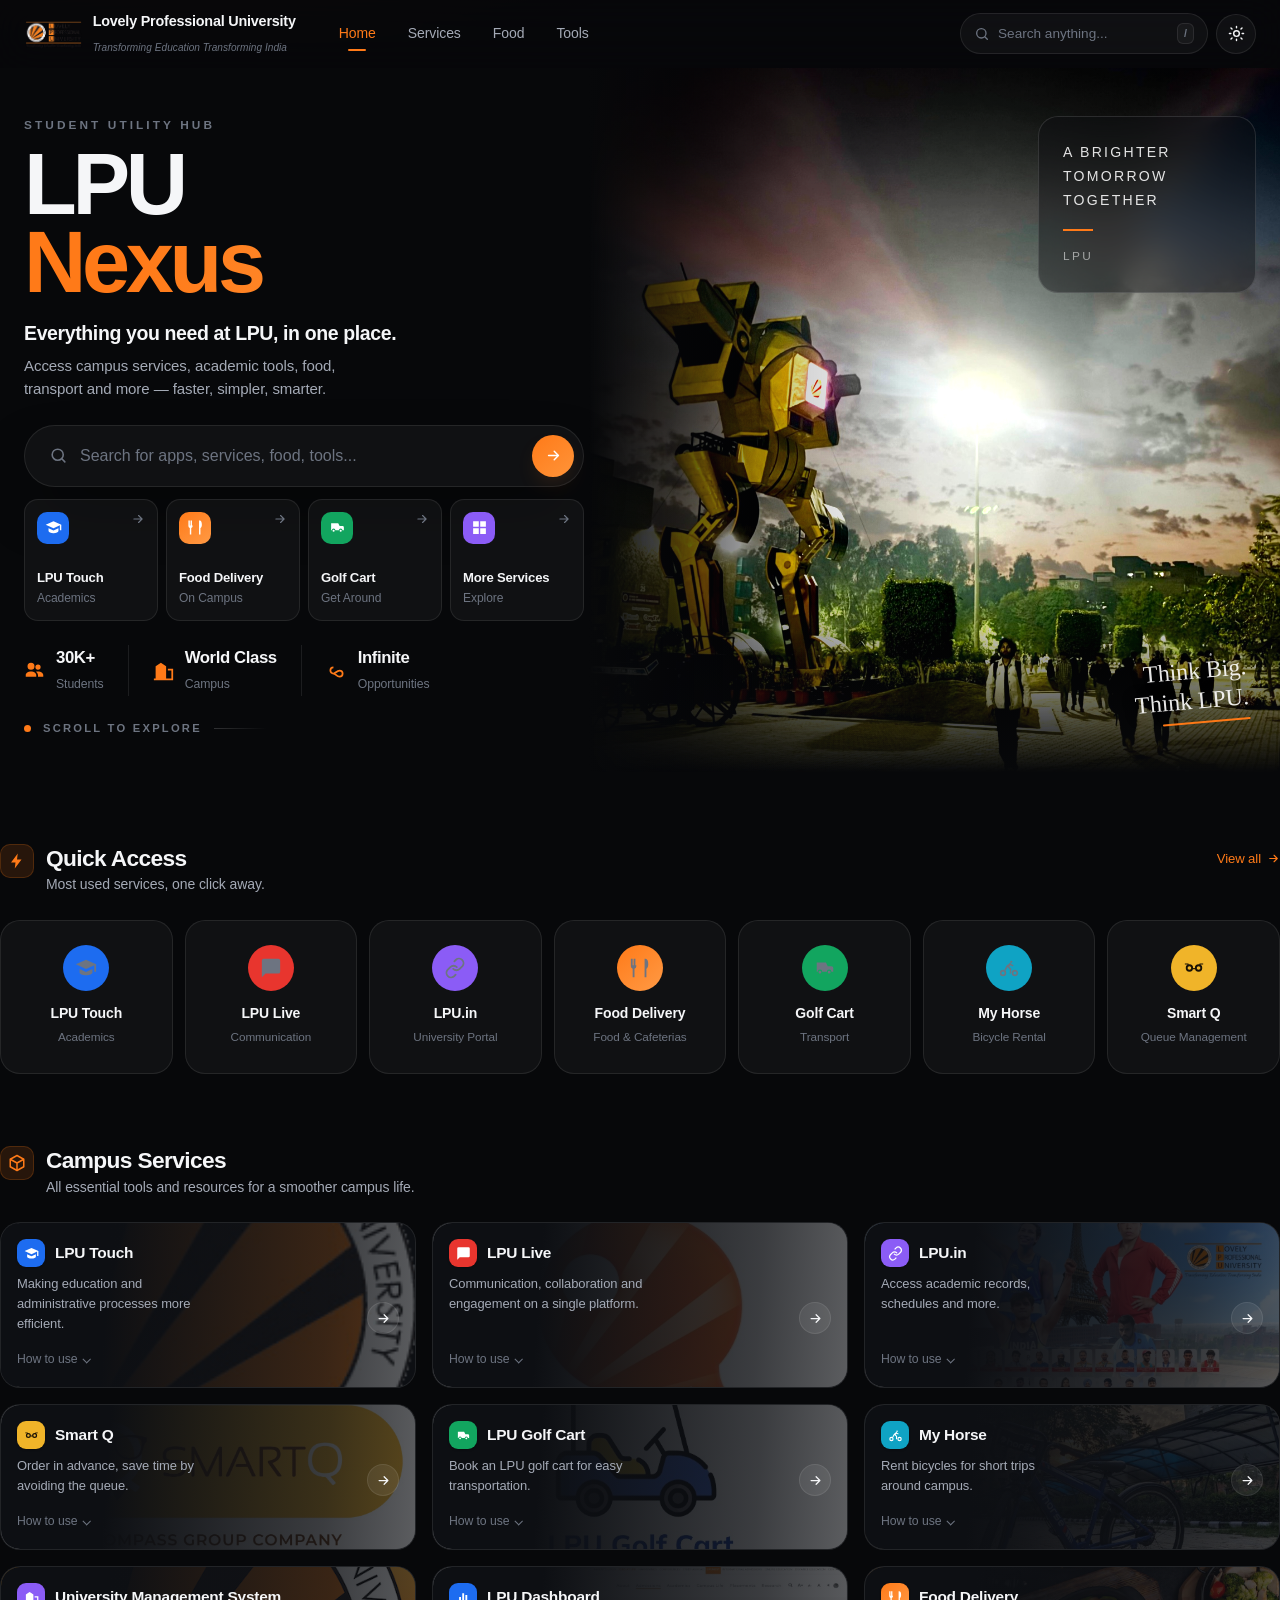
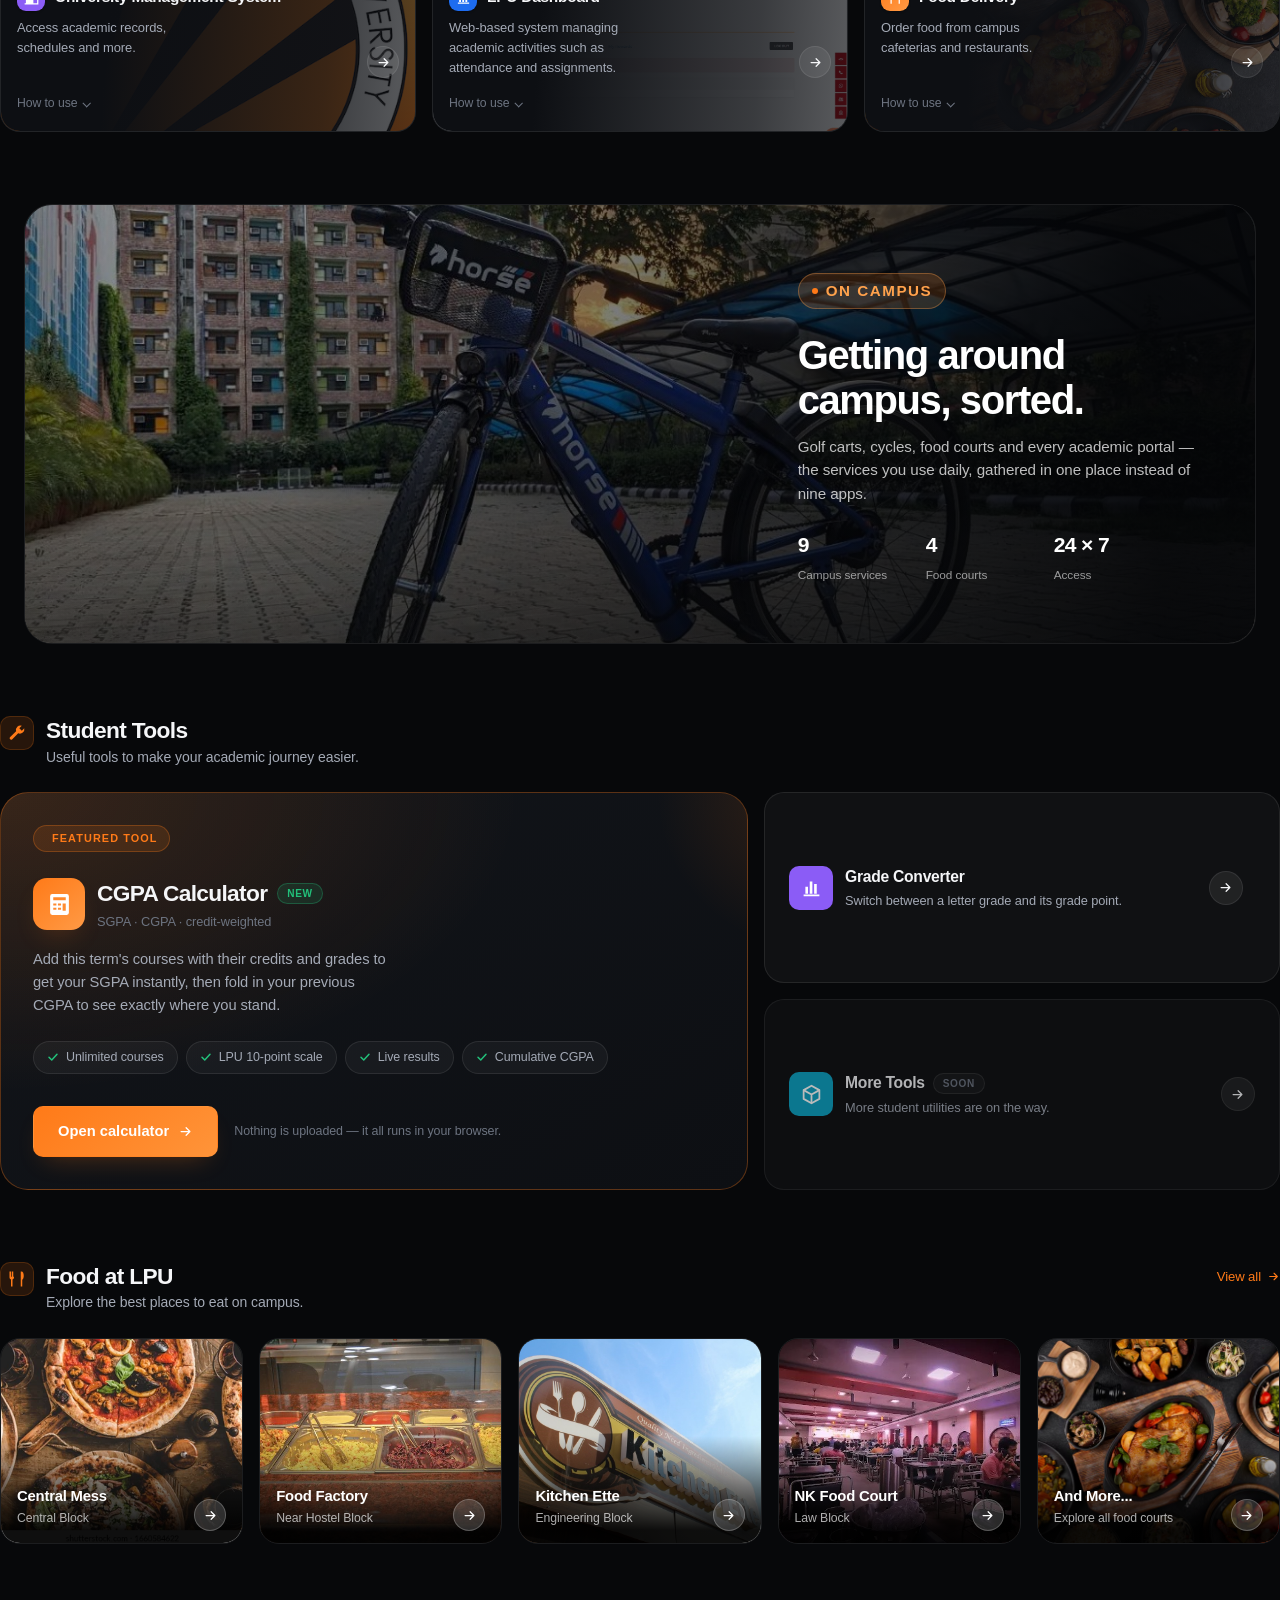
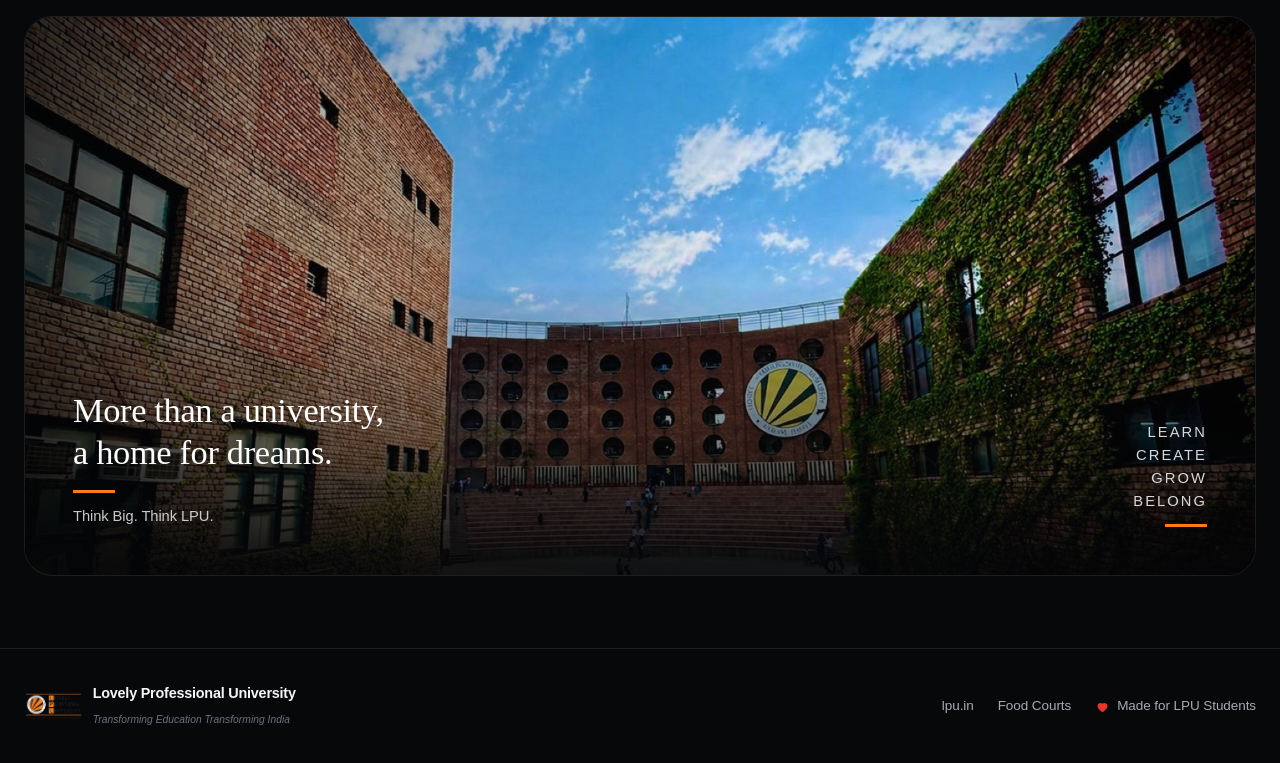
<file: index.html>
<!DOCTYPE html>
<html lang="en" data-theme="dark">

<head>
    <meta charset="UTF-8">
    <meta name="viewport" content="width=device-width, initial-scale=1.0">
    <title>LPU NEXUS</title>
    <meta name="description" content="LPU Nexus — everything you need at LPU, in one place.">
    <meta name="theme-color" content="#07080a">
    <meta property="og:type" content="website">
    <meta property="og:site_name" content="LPU Nexus">
    <meta property="og:url" content="https://lpunexus.netlify.app/">
    <meta property="og:title" content="LPU Nexus">
    <meta property="og:description" content="LPU Nexus — everything you need at LPU, in one place.">
    <meta property="og:image" content="https://lpunexus.netlify.app/lpunexus.png">
    <meta name="twitter:card" content="summary">
    <link rel="icon" href="lpulogo.png">
    <link rel="stylesheet" href="index.css">
    <script>
        /* apply the saved theme before first paint so light mode never flashes dark */
        try { var t = localStorage.getItem('lpu-nexus-theme'); if (t) document.documentElement.setAttribute('data-theme', t); } catch (e) { }
    </script>
</head>

<body>

    <!-- ============ icon sprite ============ -->
    <svg width="0" height="0" style="position:absolute" aria-hidden="true">
        <symbol id="i-search" viewBox="0 0 24 24" fill="none" stroke="currentColor" stroke-width="2"
            stroke-linecap="round">
            <circle cx="11" cy="11" r="7" />
            <path d="M20 20l-3.5-3.5" />
        </symbol>
        <symbol id="i-arrow" viewBox="0 0 24 24" fill="none" stroke="currentColor" stroke-width="2"
            stroke-linecap="round" stroke-linejoin="round">
            <path d="M5 12h13M13 6l6 6-6 6" />
        </symbol>
        <symbol id="i-cap" viewBox="0 0 24 24" fill="currentColor">
            <path d="M12 3 1 8l11 5 9-4.09V16h2V8L12 3zM5 13.18V17c0 1.66 3.13 3 7 3s7-1.34 7-3v-3.82l-7 3.18-7-3.18z" />
        </symbol>
        <symbol id="i-chat" viewBox="0 0 24 24" fill="currentColor">
            <path d="M20 2H4a2 2 0 0 0-2 2v18l4-4h14a2 2 0 0 0 2-2V4a2 2 0 0 0-2-2z" />
        </symbol>
        <symbol id="i-link" viewBox="0 0 24 24" fill="none" stroke="currentColor" stroke-width="2"
            stroke-linecap="round">
            <path d="M10 13a5 5 0 0 0 7.1 0l3-3A5 5 0 0 0 13 3l-1.7 1.7" />
            <path d="M14 11a5 5 0 0 0-7.1 0l-3 3A5 5 0 0 0 11 21l1.7-1.7" />
        </symbol>
        <symbol id="i-food" viewBox="0 0 24 24" fill="currentColor">
            <path d="M8 2v8a3 3 0 0 1-2 2.83V22H4V12.83A3 3 0 0 1 2 10V2h2v7h1V2h2v7h1V2h0zm10 0c2 0 3 2.5 3 6 0 2.6-1 4.3-2 4.86V22h-2V2h1z" />
        </symbol>
        <symbol id="i-cart" viewBox="0 0 24 24" fill="currentColor">
            <path d="M3 6h10l2 4h4a2 2 0 0 1 2 2v4h-2a2.5 2.5 0 0 0-5 0H9a2.5 2.5 0 0 0-5 0H3V6zm3.5 9A1.5 1.5 0 1 0 8 16.5 1.5 1.5 0 0 0 6.5 15zm10 0a1.5 1.5 0 1 0 1.5 1.5 1.5 1.5 0 0 0-1.5-1.5z" />
        </symbol>
        <symbol id="i-bike" viewBox="0 0 24 24" fill="currentColor">
            <path d="M5.5 14a3.5 3.5 0 1 1-3.5 3.5A3.5 3.5 0 0 1 5.5 14zm13 0a3.5 3.5 0 1 1-3.5 3.5 3.5 3.5 0 0 1 3.5-3.5zm-13 1.8a1.7 1.7 0 1 0 1.7 1.7 1.7 1.7 0 0 0-1.7-1.7zm13 0a1.7 1.7 0 1 0 1.7 1.7 1.7 1.7 0 0 0-1.7-1.7zM14.5 4a1.2 1.2 0 1 1-1.2 1.2A1.2 1.2 0 0 1 14.5 4zM11 8.2l2.3-2.1 1.6 1.7 2.1 1.1-.7 1.5-2.6-1.3-1.5 1.5 2.3 2.2V18h-1.7v-4.5L10.4 11l-1.9 3.6-1.5-.8L9.6 9z" />
        </symbol>
        <symbol id="i-q" viewBox="0 0 24 24" fill="currentColor">
            <path d="M7 8a4 4 0 1 1-4 4 4 4 0 0 1 4-4zm10 0a4 4 0 1 1-4 4 4 4 0 0 1 4-4zM7 10a2 2 0 1 0 2 2 2 2 0 0 0-2-2zm10 0a2 2 0 1 0 2 2 2 2 0 0 0-2-2zM2 7h4v1.2H2zm16 0h4v1.2h-4zm-7 5h2v1.4h-2z" />
        </symbol>
        <symbol id="i-building" viewBox="0 0 24 24" fill="currentColor">
            <path d="M3 21V7l6-4 6 4v14h6v-9h-4v-2h6v13H1v-2h2zm4-9h2v2H7v-2zm4 0h2v2h-2v-2zm-4 4h2v2H7v-2zm4 0h2v2h-2v-2zM7 8h2v2H7V8zm4 0h2v2h-2V8z" />
        </symbol>
        <symbol id="i-grid" viewBox="0 0 24 24" fill="currentColor">
            <path d="M3 3h8v8H3V3zm10 0h8v8h-8V3zM3 13h8v8H3v-8zm10 0h8v8h-8v-8z" />
        </symbol>
        <symbol id="i-bolt" viewBox="0 0 24 24" fill="currentColor">
            <path d="M13 2 4 14h6l-1 8 9-12h-6l1-8z" />
        </symbol>
        <symbol id="i-box" viewBox="0 0 24 24" fill="none" stroke="currentColor" stroke-width="2"
            stroke-linejoin="round">
            <path d="M12 2 3 7v10l9 5 9-5V7l-9-5z" />
            <path d="M3 7l9 5 9-5M12 12v10" />
        </symbol>
        <symbol id="i-wrench" viewBox="0 0 24 24" fill="currentColor">
            <path d="M21.7 5.6 18.4 8.9l-3.3-3.3 3.3-3.3a6 6 0 0 0-7.6 7.3L2.6 17.8a2 2 0 0 0 2.8 2.8l8.2-8.2a6 6 0 0 0 8.1-6.8z" />
        </symbol>
        <symbol id="i-calc" viewBox="0 0 24 24" fill="currentColor">
            <path d="M5 2h14a2 2 0 0 1 2 2v16a2 2 0 0 1-2 2H5a2 2 0 0 1-2-2V4a2 2 0 0 1 2-2zm1 3v3h12V5H6zm0 6v2h3v-2H6zm4.5 0v2h3v-2h-3zm4.5 0v7h3v-7h-3zM6 15v2h3v-2H6zm4.5 0v2h3v-2h-3zM6 19v-1h3v1H6z" />
        </symbol>
        <symbol id="i-chart" viewBox="0 0 24 24" fill="currentColor">
            <path d="M3 20h18v2H3v-2zm2-9h3v8H5v-8zm5-6h3v14h-3V5zm5 3h3v11h-3V8z" />
        </symbol>
        <symbol id="i-users" viewBox="0 0 24 24" fill="currentColor">
            <path d="M8 11a4 4 0 1 0-4-4 4 4 0 0 0 4 4zm8 0a3 3 0 1 0-3-3 3 3 0 0 0 3 3zM8 13c-3.3 0-6 1.8-6 4v2h12v-2c0-2.2-2.7-4-6-4zm8 0c-.9 0-1.7.1-2.4.4A5.6 5.6 0 0 1 16 17v2h6v-2c0-2.2-2.7-4-6-4z" />
        </symbol>
        <symbol id="i-infinity" viewBox="0 0 24 24" fill="none" stroke="currentColor" stroke-width="2">
            <path d="M8.5 8.5a3.5 3.5 0 1 0 0 7c2.5 0 3.5-3.5 7-3.5a3.5 3.5 0 1 1 0 7c-3.5 0-4.5-3.5-7-3.5" />
        </symbol>
        <symbol id="i-heart" viewBox="0 0 24 24" fill="currentColor">
            <path d="M12 21s-8-4.9-8-10a4.7 4.7 0 0 1 8-3.3A4.7 4.7 0 0 1 20 11c0 5.1-8 10-8 10z" />
        </symbol>
        <symbol id="i-sun" viewBox="0 0 24 24" fill="none" stroke="currentColor" stroke-width="2"
            stroke-linecap="round">
            <circle cx="12" cy="12" r="4" />
            <path d="M12 2v2M12 20v2M4.2 4.2l1.5 1.5M18.3 18.3l1.5 1.5M2 12h2M20 12h2M4.2 19.8l1.5-1.5M18.3 5.7l1.5-1.5" />
        </symbol>
        <symbol id="i-moon" viewBox="0 0 24 24" fill="currentColor">
            <path d="M21 13A9 9 0 1 1 11 3a7 7 0 0 0 10 10z" />
        </symbol>
        <symbol id="i-check" viewBox="0 0 24 24" fill="none" stroke="currentColor" stroke-width="3"
            stroke-linecap="round" stroke-linejoin="round">
            <path d="M4 12.5 9.5 18 20 6.5" />
        </symbol>
        <symbol id="i-menu" viewBox="0 0 24 24" fill="none" stroke="currentColor" stroke-width="2"
            stroke-linecap="round">
            <path d="M4 7h16M4 12h16M4 17h16" />
        </symbol>
    </svg>

    <!-- ============ Navbar ============ -->
    <nav class="nav">
        <div class="nav-inner">
            <a class="brand" href="#top">
                <img src="lpulogo.png" alt="LPU logo">
                <span>
                    <span class="brand-name">Lovely Professional University</span><br>
                    <span class="brand-sub">Transforming Education Transforming India</span>
                </span>
            </a>

            <div class="nav-links" id="navLinks">
                <a href="#top" class="active">Home</a>
                <a href="#services">Services</a>
                <a href="#food">Food</a>
                <a href="#tools">Tools</a>
            </div>

            <div class="nav-right">
                <label class="nav-search">
                    <svg><use href="#i-search" /></svg>
                    <input type="search" id="navSearch" placeholder="Search anything..." aria-label="Search">
                    <span class="kbd">/</span>
                </label>
                <button class="icon-btn" id="themeBtn" type="button" aria-label="Toggle theme">
                    <svg class="icon-sun"><use href="#i-sun" /></svg>
                    <svg class="icon-moon"><use href="#i-moon" /></svg>
                </button>
                <button class="icon-btn nav-toggle" id="navToggle" type="button" aria-label="Menu">
                    <svg><use href="#i-menu" /></svg>
                </button>
            </div>
        </div>
    </nav>

    <!-- ============ Hero ============ -->
    <header class="hero" id="top">
        <div class="hero-bg">
            <img src="lpu-campus-night.jpg" alt="LPU campus at night">
        </div>

        <div class="hero-inner">
            <div class="hero-main">
                <p class="hero-eyebrow">Student Utility Hub</p>
                <h1>LPU<span class="accent">Nexus</span></h1>
                <p class="hero-lead">Everything you need at LPU, in one place.</p>
                <p class="hero-sub">Access campus services, academic tools, food, transport and more &mdash; faster,
                    simpler, smarter.</p>

                <form class="hero-search" id="heroSearchForm" role="search">
                    <svg class="hs-icon"><use href="#i-search" /></svg>
                    <input type="search" id="heroSearch" placeholder="Search for apps, services, food, tools..."
                        aria-label="Search LPU Nexus">
                    <button class="hs-go" type="submit" aria-label="Search">
                        <svg><use href="#i-arrow" /></svg>
                    </button>
                </form>

                <div class="hero-tiles">
                    <a class="tile" style="--tint:rgba(29,108,240,.5)"
                        href="https://play.google.com/store/apps/details?id=ums.lovely.university&pcampaignid=web_share"
                        target="_blank" rel="noopener">
                        <span class="tile-icon bg-blue"><svg><use href="#i-cap" /></svg></span>
                        <b>LPU Touch</b>
                        <span class="tile-sub">Academics</span>
                        <svg class="tile-go"><use href="#i-arrow" /></svg>
                    </a>
                    <a class="tile" style="--tint:rgba(255,122,24,.5)"
                        href="https://play.google.com/store/search?q=dominos&c=apps&hl=en_IN"
                        target="_blank" rel="noopener">
                        <span class="tile-icon bg-orange"><svg><use href="#i-food" /></svg></span>
                        <b>Food Delivery</b>
                        <span class="tile-sub">On Campus</span>
                        <svg class="tile-go"><use href="#i-arrow" /></svg>
                    </a>
                    <a class="tile" style="--tint:rgba(18,165,95,.5)"
                        href="https://play.google.com/store/apps/details?id=com.kinghillsecofriendly&hl=en_IN&pli=1"
                        target="_blank" rel="noopener">
                        <span class="tile-icon bg-green"><svg><use href="#i-cart" /></svg></span>
                        <b>Golf Cart</b>
                        <span class="tile-sub">Get Around</span>
                        <svg class="tile-go"><use href="#i-arrow" /></svg>
                    </a>
                    <a class="tile" style="--tint:rgba(139,92,246,.5)" href="#services">
                        <span class="tile-icon bg-purple"><svg><use href="#i-grid" /></svg></span>
                        <b>More Services</b>
                        <span class="tile-sub">Explore</span>
                        <svg class="tile-go"><use href="#i-arrow" /></svg>
                    </a>
                </div>

                <div class="hero-stats">
                    <div class="stat">
                        <svg><use href="#i-users" /></svg>
                        <div><b>30K+</b><span>Students</span></div>
                    </div>
                    <div class="stat">
                        <svg><use href="#i-building" /></svg>
                        <div><b>World Class</b><span>Campus</span></div>
                    </div>
                    <div class="stat">
                        <svg><use href="#i-infinity" /></svg>
                        <div><b>Infinite</b><span>Opportunities</span></div>
                    </div>
                </div>

                <a class="hero-scroll" href="#quick">
                    <span class="dot"></span> Scroll to explore <span class="rule"></span>
                </a>
            </div>

            <aside class="hero-quote">
                <p>A brighter<br>tomorrow<br>together</p>
                <hr>
                <span>LPU</span>
            </aside>

            <p class="hero-mark">Think Big.<br>Think LPU.</p>
        </div>
    </header>

    <main>
        <!-- ============ Quick Access ============ -->
        <section class="section wrap" id="quick">
            <div class="section-head reveal">
                <span class="s-icon"><svg><use href="#i-bolt" /></svg></span>
                <div>
                    <h2>Quick Access</h2>
                    <p>Most used services, one click away.</p>
                </div>
                <a class="section-link" href="#services">View all <svg width="12" height="12" style="vertical-align:-1px"><use href="#i-arrow" /></svg></a>
            </div>

            <div class="quick-grid reveal" data-searchgroup>
                <a class="quick" style="--tint:rgba(29,108,240,.55)" data-search="lpu touch academics ums app" href="https://play.google.com/store/apps/details?id=ums.lovely.university&pcampaignid=web_share" target="_blank" rel="noopener">
                    <span class="q-icon bg-blue"><svg><use href="#i-cap" /></svg></span>
                    <b>LPU Touch</b><span>Academics</span>
                </a>
                <a class="quick" style="--tint:rgba(232,53,46,.55)" data-search="lpu live chat communication" href="https://play.google.com/store/apps/details?id=com.lpuchat&pcampaignid=web_share" target="_blank" rel="noopener">
                    <span class="q-icon bg-red"><svg><use href="#i-chat" /></svg></span>
                    <b>LPU Live</b><span>Communication</span>
                </a>
                <a class="quick" style="--tint:rgba(139,92,246,.55)" data-search="lpu.in university portal website" href="https://www.lpu.in/" target="_blank" rel="noopener">
                    <span class="q-icon bg-purple"><svg><use href="#i-link" /></svg></span>
                    <b>LPU.in</b><span>University Portal</span>
                </a>
                <a class="quick" style="--tint:rgba(255,122,24,.55)" data-search="food delivery dominos cafeteria order" href="https://play.google.com/store/search?q=dominos&c=apps&hl=en_IN" target="_blank" rel="noopener">
                    <span class="q-icon bg-orange"><svg><use href="#i-food" /></svg></span>
                    <b>Food Delivery</b><span>Food &amp; Cafeterias</span>
                </a>
                <a class="quick" style="--tint:rgba(18,165,95,.55)" data-search="golf cart transport ride booking" href="https://play.google.com/store/apps/details?id=com.kinghillsecofriendly&hl=en_IN&pli=1" target="_blank" rel="noopener">
                    <span class="q-icon bg-green"><svg><use href="#i-cart" /></svg></span>
                    <b>Golf Cart</b><span>Transport</span>
                </a>
                <a class="quick" style="--tint:rgba(15,163,196,.55)" data-search="my horse bicycle cycle rental" href="https://play.google.com/store/apps/details?id=com.ionic.metroeMobility&pcampaignid=web_share" target="_blank" rel="noopener">
                    <span class="q-icon bg-cyan"><svg><use href="#i-bike" /></svg></span>
                    <b>My Horse</b><span>Bicycle Rental</span>
                </a>
                <a class="quick" style="--tint:rgba(240,180,41,.55)" data-search="smart q queue food order advance" href="https://play.google.com/store/apps/details?id=com.thesmartq.smartq&pcampaignid=web_share" target="_blank" rel="noopener">
                    <span class="q-icon bg-amber"><svg><use href="#i-q" /></svg></span>
                    <b>Smart Q</b><span>Queue Management</span>
                </a>
            </div>
        </section>

        <!-- ============ Campus Services ============ -->
        <section class="section wrap" id="services">
            <div class="section-head reveal">
                <span class="s-icon"><svg><use href="#i-box" /></svg></span>
                <div>
                    <h2>Campus Services</h2>
                    <p>All essential tools and resources for a smoother campus life.</p>
                </div>
            </div>

            <div class="svc-grid reveal" data-searchgroup>

                <!-- LPU Touch -->
                <div class="svc" data-search="lpu touch ums academic administrative app">
                    <div class="svc-bg"><img src="ums lpu logo image.png" alt="LPU Touch"></div>
                    <div class="svc-body">
                        <div class="svc-title"><span class="badge bg-blue"><svg><use href="#i-cap" /></svg></span>
                            <b>LPU Touch</b>
                        </div>
                        <p>Making education and administrative processes more efficient.</p>
                        <a class="svc-go" href="https://play.google.com/store/apps/details?id=ums.lovely.university&pcampaignid=web_share" target="_blank" rel="noopener" aria-label="Install LPU Touch"><svg><use href="#i-arrow" /></svg></a>
                    </div>
                    <div class="svc-how">
                        <details>
                            <summary>How to use</summary>
                            <ol>
                                <li>Install the LPU Touch app.</li>
                                <li>Login with user credentials.</li>
                                <li>Access your academics and your syllabus.</li>
                            </ol>
                        </details>
                    </div>
                </div>

                <!-- LPU Live -->
                <div class="svc" data-search="lpu live chat communication collaboration engagement">
                    <div class="svc-bg"><img src="lpulive.jpg" alt="LPU Live"></div>
                    <div class="svc-body">
                        <div class="svc-title"><span class="badge bg-red"><svg><use href="#i-chat" /></svg></span>
                            <b>LPU Live</b>
                        </div>
                        <p>Communication, collaboration and engagement on a single platform.</p>
                        <a class="svc-go" href="https://play.google.com/store/apps/details?id=com.lpuchat&pcampaignid=web_share" target="_blank" rel="noopener" aria-label="Open LPU Live"><svg><use href="#i-arrow" /></svg></a>
                    </div>
                    <div class="svc-how">
                        <details>
                            <summary>How to use</summary>
                            <ol>
                                <li>Install the LPU Live app from the link.</li>
                                <li>Login with user credentials.</li>
                                <li>Contact your academic teachers and peers.</li>
                            </ol>
                        </details>
                    </div>
                </div>

                <!-- LPU.in -->
                <div class="svc" data-search="lpu.in website portal academic records schedules">
                    <div class="svc-bg"><img src="LPU.IN IMAGE.jpg" alt="LPU.in"></div>
                    <div class="svc-body">
                        <div class="svc-title"><span class="badge bg-purple"><svg><use href="#i-link" /></svg></span>
                            <b>LPU.in</b>
                        </div>
                        <p>Access academic records, schedules and more.</p>
                        <a class="svc-go" href="https://www.lpu.in/" target="_blank" rel="noopener" aria-label="Go to lpu.in"><svg><use href="#i-arrow" /></svg></a>
                    </div>
                    <div class="svc-how">
                        <details>
                            <summary>How to use</summary>
                            <ol>
                                <li>Click the link on this card.</li>
                                <li>Open lpu.in and enter your username and password.</li>
                                <li>Access academic records, schedules and more.</li>
                            </ol>
                        </details>
                    </div>
                </div>

                <!-- Smart Q -->
                <div class="svc" data-search="smart q smartq queue order food menu">
                    <div class="svc-bg"><img src="smartq .jpg" alt="Smart Q"></div>
                    <div class="svc-body">
                        <div class="svc-title"><span class="badge bg-amber"><svg><use href="#i-q" /></svg></span>
                            <b>Smart Q</b>
                        </div>
                        <p>Order in advance, save time by avoiding the queue.</p>
                        <a class="svc-go" href="https://play.google.com/store/apps/details?id=com.thesmartq.smartq&pcampaignid=web_share" target="_blank" rel="noopener" aria-label="Install Smart Q"><svg><use href="#i-arrow" /></svg></a>
                    </div>
                    <div class="svc-how">
                        <details>
                            <summary>How to use</summary>
                            <ol>
                                <li>Install the Smart Q app.</li>
                                <li>Enter your details.</li>
                                <li>Order your favourite food and enjoy your meal.</li>
                            </ol>
                        </details>
                    </div>
                </div>

                <!-- Golf Cart -->
                <div class="svc" data-search="lpu golf cart transport booking driver">
                    <div class="svc-bg"><img src="golfcart.jpg" alt="LPU Golf Cart"></div>
                    <div class="svc-body">
                        <div class="svc-title"><span class="badge bg-green"><svg><use href="#i-cart" /></svg></span>
                            <b>LPU Golf Cart</b>
                        </div>
                        <p>Book an LPU golf cart for easy transportation.</p>
                        <a class="svc-go" href="https://play.google.com/store/apps/details?id=com.kinghillsecofriendly&hl=en_IN&pli=1" target="_blank" rel="noopener" aria-label="Install LPU Golf Cart"><svg><use href="#i-arrow" /></svg></a>
                    </div>
                    <div class="svc-how">
                        <details>
                            <summary>How to use</summary>
                            <ol>
                                <li>Install the LPU Golf Cart app.</li>
                                <li>Open the app.</li>
                                <li>Enter the driver ID.</li>
                                <li>Select your pickup and drop-off locations.</li>
                            </ol>
                        </details>
                    </div>
                </div>

                <!-- My Horse -->
                <div class="svc" data-search="my horse bicycle cycle rent campus rides">
                    <div class="svc-bg"><img src="lpucycle.jpg" alt="My Horse"></div>
                    <div class="svc-body">
                        <div class="svc-title"><span class="badge bg-cyan"><svg><use href="#i-bike" /></svg></span>
                            <b>My Horse</b>
                        </div>
                        <p>Rent bicycles for short trips around campus.</p>
                        <a class="svc-go" href="https://play.google.com/store/apps/details?id=com.ionic.metroeMobility&pcampaignid=web_share" target="_blank" rel="noopener" aria-label="Install My Horse"><svg><use href="#i-arrow" /></svg></a>
                    </div>
                    <div class="svc-how">
                        <details>
                            <summary>How to use</summary>
                            <ol>
                                <li>Install the My Horse application.</li>
                                <li>Enter your personal details.</li>
                                <li>Top up your wallet.</li>
                                <li>Track the nearest cycle around you.</li>
                                <li>Scan the QR code and enjoy your rides.</li>
                            </ol>
                        </details>
                    </div>
                </div>

                <!-- UMS -->
                <div class="svc" data-search="university management system ums academic records schedules">
                    <div class="svc-bg"><img src="ums.png" alt="University Management System"></div>
                    <div class="svc-body">
                        <div class="svc-title"><span class="badge bg-purple"><svg><use href="#i-building" /></svg></span>
                            <b>University Management System</b>
                        </div>
                        <p>Access academic records, schedules and more.</p>
                        <a class="svc-go" href="https://ums.lpu.in/lpuums/" target="_blank" rel="noopener" aria-label="Go to University Management System"><svg><use href="#i-arrow" /></svg></a>
                    </div>
                    <div class="svc-how">
                        <details>
                            <summary>How to use</summary>
                            <ol>
                                <li>Click the link on this card.</li>
                                <li>Open the UMS and enter your username and password.</li>
                                <li>Access academic records, schedules and more.</li>
                            </ol>
                        </details>
                    </div>
                </div>

                <!-- LPU Dashboard -->
                <div class="svc" data-search="lpu dashboard hrdc attendance assignments academic activities">
                    <div class="svc-bg"><img src="LPU DASHBOARD.jpg" alt="LPU Dashboard"></div>
                    <div class="svc-body">
                        <div class="svc-title"><span class="badge bg-blue"><svg><use href="#i-chart" /></svg></span>
                            <b>LPU Dashboard</b>
                        </div>
                        <p>Web-based system managing academic activities such as attendance and assignments.</p>
                        <a class="svc-go" href="https://www.lpu.in/HRD/HRDCHome.php/" target="_blank" rel="noopener" aria-label="Go to LPU Dashboard"><svg><use href="#i-arrow" /></svg></a>
                    </div>
                    <div class="svc-how">
                        <details>
                            <summary>How to use</summary>
                            <ol>
                                <li>Click the link to open the LPU Dashboard.</li>
                                <li>Login with your credentials.</li>
                                <li>The dashboard helps with your personal and academic queries.</li>
                            </ol>
                        </details>
                    </div>
                </div>

                <!-- Food Delivery -->
                <div class="svc" data-search="food delivery dominos order cafeteria restaurants">
                    <div class="svc-bg"><img src="food court.avif" alt="Food Delivery"></div>
                    <div class="svc-body">
                        <div class="svc-title"><span class="badge bg-orange"><svg><use href="#i-food" /></svg></span>
                            <b>Food Delivery</b>
                        </div>
                        <p>Order food from campus cafeterias and restaurants.</p>
                        <a class="svc-go" href="https://play.google.com/store/search?q=dominos&c=apps&hl=en_IN" target="_blank" rel="noopener" aria-label="Go to Food Delivery"><svg><use href="#i-arrow" /></svg></a>
                    </div>
                    <div class="svc-how">
                        <details>
                            <summary>How to use</summary>
                            <ol>
                                <li>Install the Domino's app.</li>
                                <li>Select your location and your favourite item.</li>
                                <li>Select your payment option.</li>
                                <li>Enjoy your food.</li>
                            </ol>
                        </details>
                    </div>
                </div>

            </div>
        </section>


        <!-- ============ Campus showcase (night) ============ -->
        <div class="wrap">
            <section class="showcase dusk reveal" id="campus-night">
                <img src="lpucycle.jpg" alt="Bicycles on the LPU campus at dusk">
                <div class="showcase-in">
                    <div class="showcase-copy">
                        <p class="eyebrow"><span class="dot"></span> On Campus</p>
                        <h2>Getting around campus, sorted.</h2>
                        <p>Golf carts, cycles, food courts and every academic portal &mdash; the services you use
                            daily, gathered in one place instead of nine apps.</p>
                        <div class="showcase-meta">
                            <div><b>9</b><span>Campus services</span></div>
                            <div><b>4</b><span>Food courts</span></div>
                            <div><b>24 &times; 7</b><span>Access</span></div>
                        </div>
                    </div>
                </div>
            </section>
        </div>

        <!-- ============ Student Tools ============ -->
        <section class="section wrap" id="tools">
            <div class="section-head reveal">
                <span class="s-icon"><svg><use href="#i-wrench" /></svg></span>
                <div>
                    <h2>Student Tools</h2>
                    <p>Useful tools to make your academic journey easier.</p>
                </div>
            </div>

            <div class="hub reveal" data-searchgroup>

                <!-- Featured: CGPA Calculator -->
                <article class="hub-main" data-search="cgpa sgpa calculator grade points credits semester">
                    <p class="hub-tag"><span class="dot"></span> Featured tool</p>

                    <div class="hub-headline">
                        <span class="hub-icon bg-orange"><svg><use href="#i-calc" /></svg></span>
                        <div>
                            <h3>CGPA Calculator <span class="pill">New</span></h3>
                            <p class="sub">SGPA &middot; CGPA &middot; credit-weighted</p>
                        </div>
                    </div>

                    <p class="desc">Add this term's courses with their credits and grades to get your SGPA instantly,
                        then fold in your previous CGPA to see exactly where you stand.</p>

                    <div class="hub-feats">
                        <span class="feat"><svg><use href="#i-check" /></svg> Unlimited courses</span>
                        <span class="feat"><svg><use href="#i-check" /></svg> LPU 10-point scale</span>
                        <span class="feat"><svg><use href="#i-check" /></svg> Live results</span>
                        <span class="feat"><svg><use href="#i-check" /></svg> Cumulative CGPA</span>
                    </div>

                    <div class="hub-cta">
                        <button class="btn btn-primary btn-lg" type="button" id="openCgpa">
                            Open calculator <svg><use href="#i-arrow" /></svg>
                        </button>
                        <span class="hint">Nothing is uploaded &mdash; it all runs in your browser.</span>
                    </div>
                </article>

                <div class="hub-side">

                    <article class="hub-card" style="--tint:rgba(139,92,246,.5)"
                        data-search="grade converter marks grade points scale">
                        <span class="t-icon bg-purple"><svg><use href="#i-chart" /></svg></span>
                        <span class="t-text">
                            <b>Grade Converter</b>
                            <p>Switch between a letter grade and its grade point.</p>
                        </span>
                        <span class="arrow"><svg><use href="#i-arrow" /></svg></span>
                        <button class="hub-open" type="button" id="openGrade" aria-label="Open Grade Converter"></button>
                    </article>

                    <article class="hub-card soon" data-search="more tools coming soon">
                        <span class="t-icon bg-cyan"><svg><use href="#i-box" /></svg></span>
                        <span class="t-text">
                            <b>More Tools <span class="pill muted">Soon</span></b>
                            <p>More student utilities are on the way.</p>
                        </span>
                        <span class="arrow"><svg><use href="#i-arrow" /></svg></span>
                    </article>

                </div>
            </div>

            <!-- CGPA calculator -->
            <div class="panel" id="cgpaPanel" hidden>
                <div class="panel-head">
                    <span class="p-icon bg-orange"><svg><use href="#i-calc" /></svg></span>
                    <div>
                        <h3>CGPA / SGPA Calculator</h3>
                        <p>Add your courses, credits and grades for the current term.</p>
                    </div>
                    <button class="panel-close" type="button" data-close="cgpaPanel" aria-label="Close">&times;</button>
                </div>

                <div class="panel-body">
                    <div class="panel-left">
                        <div class="course-row row-head">
                            <span>Course</span><span>Credits</span><span>Grade</span><span></span>
                        </div>
                        <div id="courseRows"></div>

                        <div class="panel-actions">
                            <button class="btn" type="button" id="addRow">+ Add course</button>
                            <button class="btn" type="button" id="resetCalc">Reset</button>
                            <button class="btn btn-primary" type="button" id="calcBtn">Calculate</button>
                        </div>

                        <div class="panel-prev">
                            <div class="field">
                                <label for="prevCgpa">Previous CGPA (optional)</label>
                                <input type="number" id="prevCgpa" min="0" max="10" step="0.01" placeholder="e.g. 8.24">
                            </div>
                            <div class="field">
                                <label for="prevCredits">Credits earned so far (optional)</label>
                                <input type="number" id="prevCredits" min="0" step="0.5" placeholder="e.g. 62">
                            </div>
                        </div>

                        <p class="panel-err" id="calcErr"></p>
                        <p class="panel-note">SGPA = &Sigma;(credits &times; grade point) &divide; &Sigma;credits. The
                            updated CGPA weights this term against your previous CGPA by credits &mdash; enter both
                            fields above to see it.</p>
                    </div>

                    <div class="panel-right">
                        <div class="ring-wrap">
                            <div class="ring" id="sgpaRing">
                                <div class="ring-in">
                                    <b id="outSgpa">&ndash;</b>
                                    <span>SGPA</span>
                                </div>
                            </div>
                        </div>
                        <div class="out-list">
                            <div class="out"><span>Term credits</span><b id="outCredits">&ndash;</b></div>
                            <div class="out hi"><span>Updated CGPA</span><b id="outCgpa">&ndash;</b></div>
                            <div class="out"><span>Total credits</span><b id="outTotal">&ndash;</b></div>
                        </div>
                    </div>
                </div>
            </div>

            <!-- Grade converter -->
            <div class="panel single" id="gradePanel" hidden>
                <div class="panel-head">
                    <span class="p-icon bg-purple"><svg><use href="#i-chart" /></svg></span>
                    <div>
                        <h3>Grade Converter</h3>
                        <p>Grade to grade point, and grade point to a 100-point equivalent.</p>
                    </div>
                    <button class="panel-close" type="button" data-close="gradePanel" aria-label="Close">&times;</button>
                </div>

                <div class="panel-body">
                    <div class="panel-left">
                        <div class="gc-grid">
                            <div class="field">
                                <label for="gcGrade">Grade</label>
                                <select id="gcGrade"></select>
                            </div>
                            <div class="field">
                                <label for="gcPoint">Grade point</label>
                                <input type="number" id="gcPoint" min="0" max="10" step="0.01" placeholder="e.g. 8">
                            </div>
                        </div>
                        <p class="panel-note">Edit either field &mdash; the other updates. The equivalent shown is the
                            grade point expressed out of 100 (grade point &times; 10); always confirm conversions
                            against UMS.</p>
                    </div>
                    <div class="panel-right">
                        <div class="gc-out">
                            <div class="out hi"><span>Grade point</span><b id="gcOutPoint">&ndash;</b></div>
                            <div class="out"><span>Equivalent (&divide;10 scale)</span><b id="gcOutPct">&ndash;</b></div>
                        </div>
                    </div>
                </div>
            </div>
        </section>

        <!-- ============ Food ============ -->
        <section class="section wrap" id="food">
            <div class="section-head reveal">
                <span class="s-icon"><svg><use href="#i-food" /></svg></span>
                <div>
                    <h2>Food at LPU</h2>
                    <p>Explore the best places to eat on campus.</p>
                </div>
                <a class="section-link" href="foodcourts.html">View all <svg width="12" height="12" style="vertical-align:-1px"><use href="#i-arrow" /></svg></a>
            </div>

            <div class="food-grid reveal" data-searchgroup>
                <a class="food" href="foodcourts.html#central-mess" data-search="central mess south indian central block">
                    <img src="food.png" alt="Central Mess">
                    <span class="food-cap"><b>Central Mess</b><span>Central Block</span></span>
                    <span class="svc-go"><svg><use href="#i-arrow" /></svg></span>
                </a>
                <a class="food" href="foodcourts.html#food-factory" data-search="food factory fast food snacks hostel block">
                    <img src="food factory.jpg" alt="Food Factory">
                    <span class="food-cap"><b>Food Factory</b><span>Near Hostel Block</span></span>
                    <span class="svc-go"><svg><use href="#i-arrow" /></svg></span>
                </a>
                <a class="food" href="foodcourts.html#kitchen-ette" data-search="kitchen ette cuisines engineering block">
                    <img src="kitchen ette.jpg" alt="Kitchen Ette">
                    <span class="food-cap"><b>Kitchen Ette</b><span>Engineering Block</span></span>
                    <span class="svc-go"><svg><use href="#i-arrow" /></svg></span>
                </a>
                <a class="food" href="foodcourts.html#nk-food-court" data-search="nk food court salads sandwiches law block">
                    <img src="nk food court .jpg" alt="NK Food Court">
                    <span class="food-cap"><b>NK Food Court</b><span>Law Block</span></span>
                    <span class="svc-go"><svg><use href="#i-arrow" /></svg></span>
                </a>
                <a class="food" href="foodcourts.html" data-search="all food courts more explore">
                    <img src="food court.avif" alt="All food courts">
                    <span class="food-cap"><b>And More...</b><span>Explore all food courts</span></span>
                    <span class="svc-go"><svg><use href="#i-arrow" /></svg></span>
                </a>
            </div>
        </section>

        <!-- ============ Banner ============ -->
        <div class="wrap">
            <section class="banner reveal" id="campus">
                <img src="lpu-campus-block.jpg" alt="LPU campus block and amphitheatre">
                <div class="banner-in">
                    <div>
                        <h2>More than a university,<br>a home for dreams.</h2>
                        <hr>
                        <p class="tag">Think Big. Think LPU.</p>
                    </div>
                    <ul>
                        <li>LEARN</li>
                        <li>CREATE</li>
                        <li>GROW</li>
                        <li>BELONG</li>
                    </ul>
                </div>
            </section>
        </div>
    </main>

    <!-- ============ Footer ============ -->
    <footer class="footer">
        <div class="wrap footer-in">
            <a class="brand" href="#top">
                <img src="lpulogo.png" alt="LPU logo">
                <span>
                    <span class="brand-name">Lovely Professional University</span><br>
                    <span class="brand-sub">Transforming Education Transforming India</span>
                </span>
            </a>
            <div class="footer-right">
                <a href="https://www.lpu.in/" target="_blank" rel="noopener">lpu.in</a>
                <a href="foodcourts.html">Food Courts</a>
                <span class="made"><svg><use href="#i-heart" /></svg> Made for LPU Students</span>
            </div>
        </div>
    </footer>

    <script src="index.js"></script>
</body>

</html>
</file>
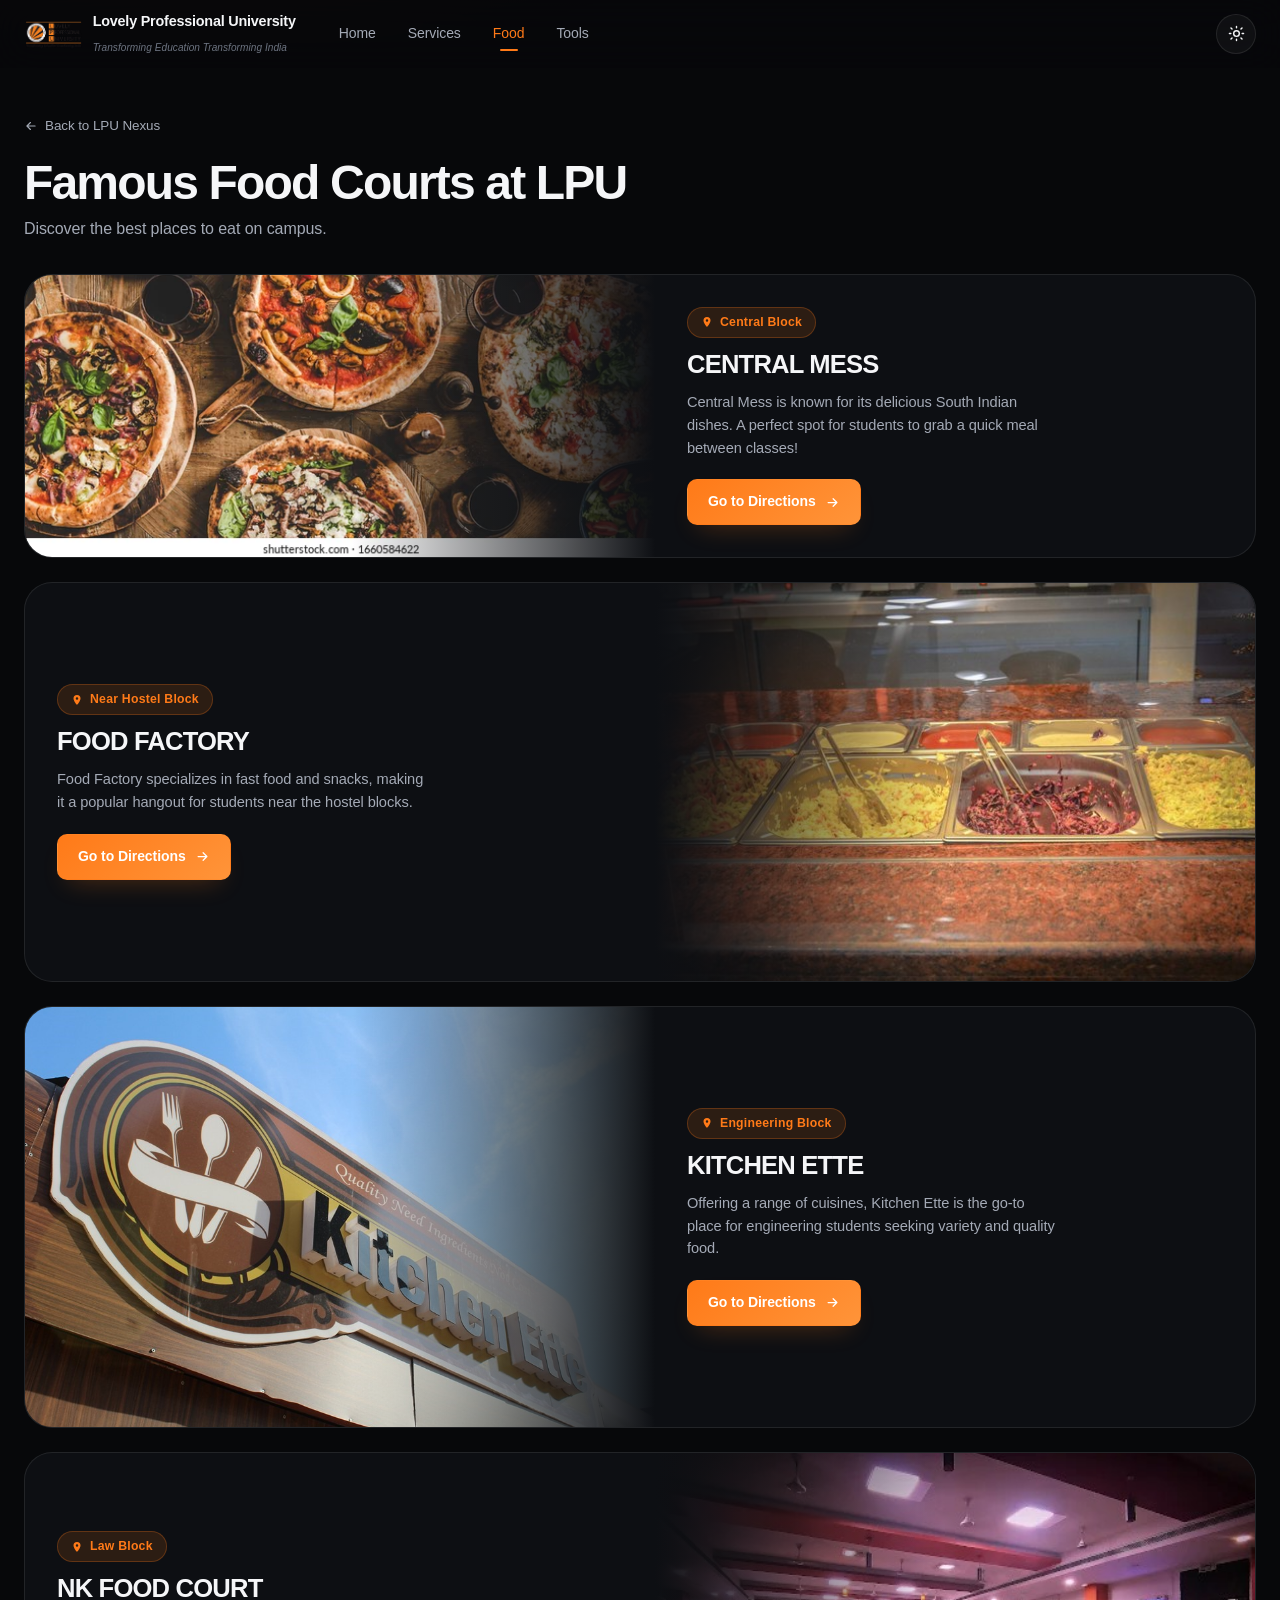
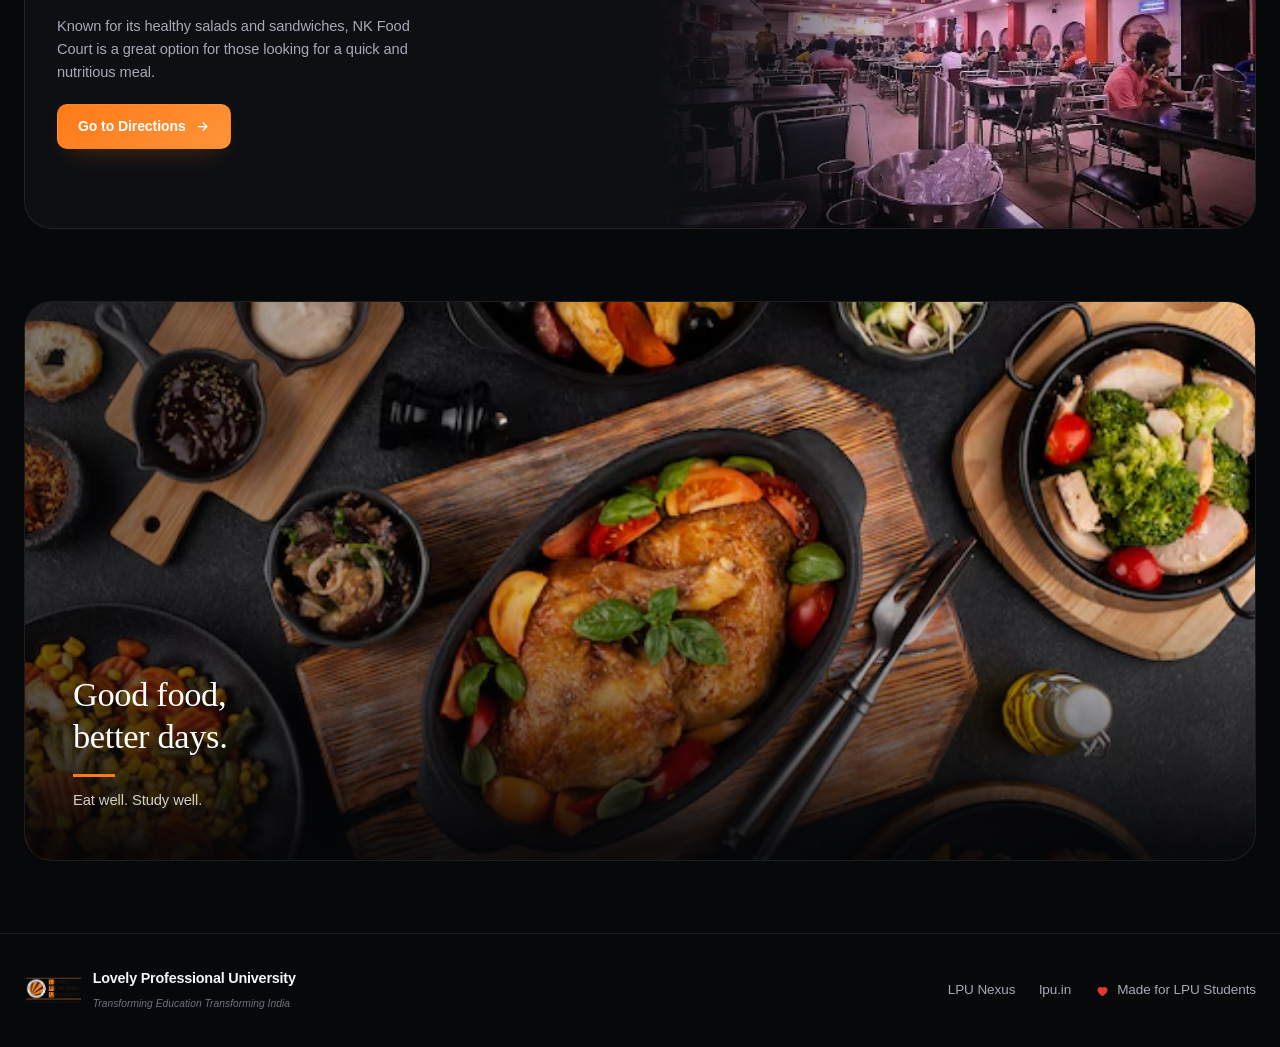
<file: foodcourts.html>
<!DOCTYPE html>
<html lang="en" data-theme="dark">

<head>
  <meta charset="UTF-8">
  <meta name="viewport" content="width=device-width, initial-scale=1.0">
  <title>LPU Food Courts</title>
  <meta name="description" content="The famous food courts at LPU — where they are, what they serve and how to get there.">
  <meta name="theme-color" content="#07080a">
  <meta property="og:type" content="website">
  <meta property="og:site_name" content="LPU Nexus">
  <meta property="og:url" content="https://lpunexus.netlify.app/foodcourts.html">
  <meta property="og:title" content="LPU Food Courts — LPU Nexus">
  <meta property="og:description" content="The famous food courts at LPU — where they are, what they serve and how to get there.">
  <meta property="og:image" content="https://lpunexus.netlify.app/lpunexus.png">
  <meta name="twitter:card" content="summary">
  <link rel="icon" href="lpulogo.png">
  <link rel="stylesheet" href="index.css">
  <script>
      /* apply the saved theme before first paint so light mode never flashes dark */
      try { var t = localStorage.getItem('lpu-nexus-theme'); if (t) document.documentElement.setAttribute('data-theme', t); } catch (e) { }
  </script>
</head>

<body>

  <svg width="0" height="0" style="position:absolute" aria-hidden="true">
    <symbol id="i-arrow" viewBox="0 0 24 24" fill="none" stroke="currentColor" stroke-width="2" stroke-linecap="round"
      stroke-linejoin="round">
      <path d="M5 12h13M13 6l6 6-6 6" />
    </symbol>
    <symbol id="i-pin" viewBox="0 0 24 24" fill="currentColor">
      <path d="M12 2a7 7 0 0 0-7 7c0 5.2 7 13 7 13s7-7.8 7-13a7 7 0 0 0-7-7zm0 9.5A2.5 2.5 0 1 1 14.5 9 2.5 2.5 0 0 1 12 11.5z" />
    </symbol>
    <symbol id="i-sun" viewBox="0 0 24 24" fill="none" stroke="currentColor" stroke-width="2" stroke-linecap="round">
      <circle cx="12" cy="12" r="4" />
      <path d="M12 2v2M12 20v2M4.2 4.2l1.5 1.5M18.3 18.3l1.5 1.5M2 12h2M20 12h2M4.2 19.8l1.5-1.5M18.3 5.7l1.5-1.5" />
    </symbol>
    <symbol id="i-moon" viewBox="0 0 24 24" fill="currentColor">
      <path d="M21 13A9 9 0 1 1 11 3a7 7 0 0 0 10 10z" />
    </symbol>
    <symbol id="i-heart" viewBox="0 0 24 24" fill="currentColor">
      <path d="M12 21s-8-4.9-8-10a4.7 4.7 0 0 1 8-3.3A4.7 4.7 0 0 1 20 11c0 5.1-8 10-8 10z" />
    </symbol>
  </svg>

  <nav class="nav">
    <div class="nav-inner">
      <a class="brand" href="index.html">
        <img src="lpulogo.png" alt="LPU logo">
        <span>
          <span class="brand-name">Lovely Professional University</span><br>
          <span class="brand-sub">Transforming Education Transforming India</span>
        </span>
      </a>
      <div class="nav-links" id="navLinks">
        <a href="index.html">Home</a>
        <a href="index.html#services">Services</a>
        <a href="index.html#food" class="active">Food</a>
        <a href="index.html#tools">Tools</a>
      </div>
      <div class="nav-right">
        <button class="icon-btn" id="themeBtn" type="button" aria-label="Toggle theme">
          <svg class="icon-sun"><use href="#i-sun" /></svg>
          <svg class="icon-moon"><use href="#i-moon" /></svg>
        </button>
      </div>
    </div>
  </nav>

  <main class="wrap">
    <div class="page-head">
      <a class="back" href="index.html#food"><svg><use href="#i-arrow" /></svg> Back to LPU Nexus</a>
      <h1>Famous Food Courts at LPU</h1>
      <p>Discover the best places to eat on campus.</p>
    </div>

    <div class="fc-list">

      <section class="fc reveal" id="central-mess">
        <div class="fc-media"><img src="food.png" alt="Central Mess"></div>
        <div class="fc-body">
          <span class="fc-loc"><svg width="12" height="12"><use href="#i-pin" /></svg> Central Block</span>
          <h2>CENTRAL MESS</h2>
          <p class="desc">Central Mess is known for its delicious South Indian dishes. A perfect spot for students to
            grab a quick meal between classes!</p>
          <a href="https://www.google.com/maps/search/?api=1&amp;query=Central+Mess+Lovely+Professional+University+Phagwara" target="_blank" rel="noopener noreferrer" class="btn btn-primary">Go to Directions
            <svg><use href="#i-arrow" /></svg></a>
        </div>
      </section>

      <section class="fc reverse reveal" id="food-factory">
        <div class="fc-media"><img src="food factory.jpg" alt="Food Factory"></div>
        <div class="fc-body">
          <span class="fc-loc"><svg width="12" height="12"><use href="#i-pin" /></svg> Near Hostel Block</span>
          <h2>FOOD FACTORY</h2>
          <p class="desc">Food Factory specializes in fast food and snacks, making it a popular hangout for students
            near the hostel blocks.</p>
          <a href="https://www.google.com/maps/search/?api=1&amp;query=Food+Factory+Lovely+Professional+University+Phagwara" target="_blank" rel="noopener noreferrer" class="btn btn-primary">Go to Directions
            <svg><use href="#i-arrow" /></svg></a>
        </div>
      </section>

      <section class="fc reveal" id="kitchen-ette">
        <div class="fc-media"><img src="kitchen ette.jpg" alt="Kitchen Ette"></div>
        <div class="fc-body">
          <span class="fc-loc"><svg width="12" height="12"><use href="#i-pin" /></svg> Engineering Block</span>
          <h2>KITCHEN ETTE</h2>
          <p class="desc">Offering a range of cuisines, Kitchen Ette is the go-to place for engineering students seeking
            variety and quality food.</p>
          <a href="https://www.google.com/maps/search/?api=1&amp;query=Kitchen+Ette+Lovely+Professional+University+Phagwara" target="_blank" rel="noopener noreferrer" class="btn btn-primary">Go to Directions
            <svg><use href="#i-arrow" /></svg></a>
        </div>
      </section>

      <section class="fc reverse reveal" id="nk-food-court">
        <div class="fc-media"><img src="nk food court .jpg" alt="NK Food Court"></div>
        <div class="fc-body">
          <span class="fc-loc"><svg width="12" height="12"><use href="#i-pin" /></svg> Law Block</span>
          <h2>NK FOOD COURT</h2>
          <p class="desc">Known for its healthy salads and sandwiches, NK Food Court is a great option for those looking
            for a quick and nutritious meal.</p>
          <a href="https://www.google.com/maps/search/?api=1&amp;query=NK+Food+Court+Lovely+Professional+University+Phagwara" target="_blank" rel="noopener noreferrer" class="btn btn-primary">Go to Directions
            <svg><use href="#i-arrow" /></svg></a>
        </div>
      </section>

    </div>

    <section class="banner">
      <img src="food court.avif" alt="LPU food court">
      <div class="banner-in">
        <div>
          <h2>Good food,<br>better days.</h2>
          <hr>
          <p class="tag">Eat well. Study well.</p>
        </div>
      </div>
    </section>
  </main>

  <footer class="footer">
    <div class="wrap footer-in">
      <a class="brand" href="index.html">
        <img src="lpulogo.png" alt="LPU logo">
        <span>
          <span class="brand-name">Lovely Professional University</span><br>
          <span class="brand-sub">Transforming Education Transforming India</span>
        </span>
      </a>
      <div class="footer-right">
        <a href="index.html">LPU Nexus</a>
        <a href="https://www.lpu.in/" target="_blank" rel="noopener">lpu.in</a>
        <span class="made"><svg><use href="#i-heart" /></svg> Made for LPU Students</span>
      </div>
    </div>
  </footer>

  <script src="index.js"></script>
</body>

</html>
</file>
<file: index.css>
/* ==========================================================================
   LPU Nexus — design system
   ========================================================================== */

:root {
    /* palette */
    --bg: #07080a;
    --bg-2: #0d0f13;
    --bg-3: #12151a;
    --surface: rgba(255, 255, 255, 0.038);
    --surface-2: rgba(255, 255, 255, 0.07);
    --border: rgba(255, 255, 255, 0.085);
    --border-strong: rgba(255, 255, 255, 0.17);
    --text: #f5f6f8;
    --text-dim: #a4aab6;
    --text-faint: #6d7481;
    --accent: #ff7a18;
    --accent-2: #ffa24c;
    --accent-soft: rgba(255, 122, 24, 0.13);
    --accent-glow: rgba(255, 122, 24, 0.30);
    --green: #22c07a;
    --ring-track: rgba(255, 255, 255, 0.08);

    /* space scale */
    --s1: 4px;  --s2: 8px;  --s3: 12px; --s4: 16px;
    --s5: 24px; --s6: 32px; --s7: 48px; --s8: 72px; --s9: 104px;

    /* shape */
    --r-sm: 10px;
    --r-md: 14px;
    --r-lg: 20px;
    --r-xl: 28px;

    /* elevation */
    --sh-1: 0 1px 2px rgba(0, 0, 0, .3);
    --sh-2: 0 10px 30px -12px rgba(0, 0, 0, .65);
    --sh-3: 0 26px 60px -20px rgba(0, 0, 0, .8);
    --sh-accent: 0 18px 44px -18px var(--accent-glow);

    /* motion */
    --e-out: cubic-bezier(.22, .78, .36, 1);
    --e-spring: cubic-bezier(.2, .9, .25, 1.12);
    --t-fast: .16s var(--e-out);
    --t: .28s var(--e-out);
    --t-slow: .5s var(--e-out);

    --max: 1320px;
    --nav-h: 68px;
}

:root[data-theme="light"] {
    --bg: #f5f6f8;
    --bg-2: #ffffff;
    --bg-3: #ffffff;
    --surface: rgba(12, 14, 19, 0.028);
    --surface-2: rgba(12, 14, 19, 0.06);
    --border: rgba(12, 14, 19, 0.10);
    --border-strong: rgba(12, 14, 19, 0.20);
    --text: #14171c;
    --text-dim: #525a66;
    --text-faint: #79808c;
    --ring-track: rgba(12, 14, 19, 0.08);
    --sh-2: 0 10px 30px -14px rgba(18, 24, 38, .22);
    --sh-3: 0 26px 60px -24px rgba(18, 24, 38, .26);
}

* { margin: 0; padding: 0; box-sizing: border-box; }

html {
    scroll-behavior: smooth;
    scroll-padding-top: calc(var(--nav-h) + var(--s5));
    -webkit-text-size-adjust: 100%;
}

body {
    font-family: "Inter", -apple-system, BlinkMacSystemFont, "Segoe UI", Roboto, Helvetica, Arial, sans-serif;
    background: var(--bg);
    color: var(--text);
    line-height: 1.55;
    letter-spacing: -0.005em;
    -webkit-font-smoothing: antialiased;
    -moz-osx-font-smoothing: grayscale;
    overflow-x: hidden;
}

/* soft ambient glow behind the whole page */
body::before {
    content: "";
    position: fixed;
    inset: -20% 0 auto -10%;
    height: 70vh;
    pointer-events: none;
    z-index: 0;
    background: radial-gradient(60% 55% at 25% 0%, rgba(255, 122, 24, .10), transparent 70%);
}
:root[data-theme="light"] body::before { opacity: .55; }

a { color: inherit; text-decoration: none; }
img { display: block; }
button { font: inherit; color: inherit; }

:focus-visible {
    outline: 2px solid var(--accent);
    outline-offset: 3px;
    border-radius: 6px;
}

::selection { background: var(--accent); color: #fff; }

.wrap { max-width: var(--max); margin: 0 auto; padding: 0 var(--s5); position: relative; z-index: 1; }

/* ==========================================================================
   Navbar
   ========================================================================== */
.nav {
    position: sticky;
    top: 0;
    z-index: 60;
    height: var(--nav-h);
    display: flex;
    align-items: center;
    background: color-mix(in srgb, var(--bg) 72%, transparent);
    backdrop-filter: saturate(170%) blur(18px);
    -webkit-backdrop-filter: saturate(170%) blur(18px);
    border-bottom: 1px solid transparent;
    transition: border-color var(--t), background var(--t);
}
.nav.scrolled {
    border-bottom-color: var(--border);
    background: color-mix(in srgb, var(--bg) 88%, transparent);
}

.nav-inner {
    max-width: var(--max);
    margin: 0 auto;
    padding: 0 var(--s5);
    width: 100%;
    display: flex;
    align-items: center;
    gap: var(--s4);
}

.brand { display: flex; align-items: center; gap: 10px; flex-shrink: 0; min-width: 0; }
.brand img { height: 36px; width: auto; transition: transform var(--t-slow) var(--e-spring); }
.brand:hover img { transform: scale(1.07) rotate(-4deg); }
.brand-name { font-size: .9rem; font-weight: 700; letter-spacing: -0.015em; line-height: 1.25; }
.brand-sub { font-size: .63rem; color: var(--text-faint); font-style: italic; letter-spacing: .005em; }

.nav-links { display: flex; gap: 2px; margin-left: var(--s3); }
.nav-links a {
    position: relative;
    padding: 9px 15px;
    font-size: .875rem;
    font-weight: 500;
    color: var(--text-dim);
    border-radius: 999px;
    transition: color var(--t-fast), background var(--t-fast);
}
.nav-links a::after {
    content: "";
    position: absolute;
    left: 50%; bottom: 2px;
    width: 0; height: 2px;
    border-radius: 2px;
    background: var(--accent);
    transform: translateX(-50%);
    transition: width var(--t) var(--e-spring);
}
.nav-links a:hover { color: var(--text); background: var(--surface-2); }
.nav-links a.active { color: var(--accent); }
.nav-links a.active::after { width: 18px; }

.nav-right { margin-left: auto; display: flex; align-items: center; gap: var(--s2); }

.nav-search {
    display: flex;
    align-items: center;
    gap: var(--s2);
    background: var(--surface);
    border: 1px solid var(--border);
    border-radius: 999px;
    padding: 9px 13px;
    width: 248px;
    transition: border-color var(--t), background var(--t), box-shadow var(--t), width var(--t);
}
.nav-search:focus-within {
    border-color: var(--accent);
    background: var(--surface-2);
    box-shadow: 0 0 0 4px var(--accent-soft);
    width: 290px;
}
.nav-search input {
    background: none; border: none; outline: none;
    color: var(--text); font-size: .85rem; width: 100%; font-family: inherit;
}
.nav-search input::placeholder { color: var(--text-faint); }
.nav-search svg { width: 16px; height: 16px; flex-shrink: 0; color: var(--text-faint); }
.kbd {
    font-size: .68rem; color: var(--text-faint); font-weight: 600;
    border: 1px solid var(--border); border-radius: 6px;
    padding: 1px 6px; white-space: nowrap; background: var(--surface);
}

.icon-btn {
    width: 40px; height: 40px;
    display: grid; place-items: center;
    background: var(--surface); border: 1px solid var(--border);
    border-radius: 999px; cursor: pointer; color: var(--text);
    transition: background var(--t-fast), border-color var(--t-fast), transform var(--t-fast);
}
.icon-btn:hover { background: var(--surface-2); border-color: var(--border-strong); }
.icon-btn:active { transform: scale(.93); }
.icon-btn svg { width: 17px; height: 17px; transition: transform var(--t-slow) var(--e-spring); }
.icon-btn:hover svg { transform: rotate(18deg); }
:root[data-theme="light"] .icon-sun { display: none; }
:root:not([data-theme="light"]) .icon-moon { display: none; }

.nav-toggle { display: none; }

/* ==========================================================================
   Hero — split composition: copy column left, photograph owns the right.
   Nothing is laid over the image, so the frame reads at full strength.
   ========================================================================== */
.hero { position: relative; overflow: hidden; isolation: isolate; }

.hero-bg {
    position: absolute;
    inset: 0 0 0 46%;
    z-index: -1;
    overflow: hidden;
}
.hero-bg img {
    width: 100%; height: 100%;
    object-fit: cover; object-position: 42% 52%;
    filter: brightness(1.22) saturate(1.12) contrast(1.03);
    animation: heroDrift 34s var(--e-out) infinite alternate;
}
@keyframes heroDrift {
    from { transform: scale(1.04); }
    to   { transform: scale(1.1) translate3d(-1.4%, -0.8%, 0); }
}
/* feather the image into the page rather than cutting a hard edge */
.hero-bg::after {
    content: "";
    position: absolute; inset: 0;
    background:
        linear-gradient(90deg, var(--bg) 0%, rgba(5, 6, 9, .72) 12%, rgba(5, 6, 9, .18) 30%, transparent 48%),
        linear-gradient(to top, var(--bg) 0%, transparent 26%),
        linear-gradient(to bottom, rgba(5, 6, 9, .5), transparent 20%);
}
:root[data-theme="light"] .hero-bg::after {
    background:
        linear-gradient(90deg, var(--bg) 0%, rgba(245, 246, 248, .72) 12%, rgba(245, 246, 248, .16) 30%, transparent 48%),
        linear-gradient(to top, var(--bg) 0%, transparent 26%),
        linear-gradient(to bottom, rgba(5, 6, 9, .34), transparent 20%);
}

.hero-inner {
    position: relative;
    max-width: var(--max);
    margin: 0 auto;
    padding: var(--s7) var(--s5) var(--s6);
    min-height: 620px;
    display: flex;
    flex-direction: column;
    justify-content: center;
}
.hero-main { max-width: 560px; }
:root[data-theme="light"] .hero-main .hero-eyebrow { color: var(--text-faint); }

.hero-eyebrow {
    font-size: .74rem; font-weight: 600;
    letter-spacing: .26em; text-transform: uppercase;
    color: var(--text-faint);
    margin-bottom: var(--s3);
}

.hero h1 {
    font-size: clamp(3.2rem, 7.4vw, 5.4rem);
    line-height: .9;
    letter-spacing: -0.05em;
    font-weight: 800;
    color: var(--text);
}
.hero h1 .accent {
    display: block;
    background: linear-gradient(96deg, var(--accent) 10%, var(--accent-2) 58%, var(--accent) 100%);
    background-size: 200% 100%;
    -webkit-background-clip: text; background-clip: text; color: transparent;
    animation: shimmer 8s var(--e-out) infinite alternate;
}
@keyframes shimmer { to { background-position: 100% 0; } }

.hero-lead {
    margin-top: var(--s4);
    font-size: clamp(1.05rem, 1.7vw, 1.22rem);
    font-weight: 700; letter-spacing: -0.02em;
    color: var(--text);
}
.hero-sub {
    margin-top: 6px;
    color: var(--text-dim);
    font-size: .94rem; max-width: 42ch;
}

/* search */
.hero-search {
    margin-top: var(--s5);
    max-width: 560px;
    display: flex; align-items: center; gap: var(--s3);
    background: var(--surface);
    border: 1px solid var(--border);
    border-radius: 999px;
    padding: 9px 9px 9px var(--s5);
    box-shadow: var(--sh-3);
    transition: border-color var(--t), box-shadow var(--t);
}
.hero-search:focus-within {
    border-color: var(--accent);
    box-shadow: var(--sh-2), 0 0 0 4px var(--accent-soft);
}
.hero-search .hs-icon { width: 19px; height: 19px; color: var(--text-faint); flex-shrink: 0; }
.hero-search input {
    flex: 1; min-width: 0;
    background: none; border: none; outline: none;
    color: var(--text); font-size: 1rem; font-family: inherit;
    padding: 6px 0;
}
.hero-search input::placeholder { color: var(--text-faint); }
.hs-go {
    width: 42px; height: 42px; flex-shrink: 0;
    display: grid; place-items: center;
    border: none; border-radius: 50%;
    background: linear-gradient(140deg, var(--accent), #ff9439);
    color: #fff; cursor: pointer;
    box-shadow: 0 10px 24px -10px var(--accent-glow);
    transition: transform var(--t) var(--e-spring), box-shadow var(--t), background var(--t);
}
.hs-go svg { width: 17px; height: 17px; }
.hs-go:hover { transform: scale(1.07); box-shadow: 0 14px 30px -10px var(--accent-glow); }
.hs-go:active { transform: scale(.95); }

/* shortcut tiles */
.hero-tiles {
    margin-top: var(--s3);
    display: grid;
    grid-template-columns: repeat(4, minmax(0, 1fr));
    gap: var(--s2);
    max-width: 560px;
}
.tile {
    position: relative;
    display: block;
    padding: var(--s3);
    background: var(--surface);
    border: 1px solid var(--border);
    border-radius: var(--r-md);
    overflow: hidden;
    transition: transform var(--t) var(--e-spring), border-color var(--t), background var(--t), box-shadow var(--t);
}
.tile::before {
    content: "";
    position: absolute; inset: 0; opacity: 0;
    background: radial-gradient(100% 110% at 0% 0%, var(--tint, var(--accent-glow)), transparent 70%);
    transition: opacity var(--t);
}
.tile:hover {
    transform: translateY(-4px);
    border-color: var(--border-strong);
    background: var(--surface-2);
    box-shadow: var(--sh-2);
}
.tile:hover::before { opacity: .32; }
.tile-icon {
    position: relative;
    width: 32px; height: 32px; border-radius: var(--r-sm);
    display: grid; place-items: center; color: #fff;
    margin-bottom: var(--s5);
    transition: transform var(--t) var(--e-spring);
}
.tile-icon svg { width: 17px; height: 17px; }
.tile:hover .tile-icon { transform: rotate(-6deg) scale(1.08); }
.tile b {
    position: relative; display: block;
    font-size: .82rem; font-weight: 650; color: var(--text);
    letter-spacing: -0.015em;
    white-space: nowrap; overflow: hidden; text-overflow: ellipsis;
}
.tile-sub { position: relative; display: block; font-size: .755rem; color: var(--text-faint); margin-top: 1px; }
.tile-go {
    position: absolute; top: var(--s3); right: var(--s3);
    width: 14px; height: 14px;
    color: var(--text-faint);
    transition: color var(--t), transform var(--t) var(--e-spring);
}
.tile:hover .tile-go { color: var(--accent); transform: translateX(3px); }

/* stats */
.hero-stats {
    margin-top: var(--s5);
    display: flex; flex-wrap: wrap;
    gap: var(--s4) 0;
}
.stat {
    display: flex; align-items: center; gap: 11px;
    padding-right: var(--s5);
    margin-right: var(--s5);
    border-right: 1px solid var(--border);
}
.stat:last-child { border-right: none; margin-right: 0; padding-right: 0; }
.stat svg { width: 21px; height: 21px; color: var(--accent); flex-shrink: 0; }
.stat b { display: block; font-size: 1.05rem; letter-spacing: -0.025em; color: var(--text); }
.stat span { font-size: .765rem; color: var(--text-faint); }

/* scroll cue */
.hero-scroll {
    margin-top: var(--s5);
    display: inline-flex; align-items: center; gap: var(--s3);
    font-size: .7rem; font-weight: 600;
    letter-spacing: .2em; text-transform: uppercase;
    color: var(--text-faint);
    transition: color var(--t-fast);
}
.hero-scroll:hover { color: var(--text); }
.hero-scroll .dot {
    width: 7px; height: 7px; border-radius: 50%;
    background: var(--accent);
    animation: pulse 2.4s var(--e-out) infinite;
}
@keyframes pulse {
    0%   { box-shadow: 0 0 0 0 var(--accent-glow); }
    70%  { box-shadow: 0 0 0 9px rgba(255, 122, 24, 0); }
    100% { box-shadow: 0 0 0 0 rgba(255, 122, 24, 0); }
}
.hero-scroll .rule {
    width: 54px; height: 1px;
    background: linear-gradient(90deg, var(--border-strong), transparent);
}

/* glass quote card */
.hero-quote {
    position: absolute;
    top: var(--s7); right: var(--s5);
    width: 218px;
    padding: var(--s5);
    background: rgba(12, 14, 18, .42);
    backdrop-filter: blur(16px); -webkit-backdrop-filter: blur(16px);
    border: 1px solid rgba(255, 255, 255, .12);
    border-radius: var(--r-lg);
    color: #fff;
}
.hero-quote p {
    font-size: .88rem; font-weight: 500;
    letter-spacing: .16em; text-transform: uppercase;
    line-height: 1.7;
    color: rgba(255, 255, 255, .88);
}
.hero-quote hr { width: 30px; margin: var(--s4) 0 var(--s3); border: none; border-top: 2px solid var(--accent); }
.hero-quote span { font-size: .74rem; letter-spacing: .2em; color: rgba(255, 255, 255, .55); }

/* handwritten tagline */
.hero-mark {
    position: absolute;
    right: calc(var(--s5) + 8px); bottom: var(--s7);
    font-family: "Segoe Script", "Bradley Hand", "Snell Roundhand", cursive;
    font-size: 1.5rem; line-height: 1.25;
    text-align: right;
    color: rgba(255, 255, 255, .9);
    transform: rotate(-5deg);
    text-shadow: 0 2px 14px rgba(0, 0, 0, .6);
}
.hero-mark::after {
    content: "";
    display: block; width: 88px; height: 2px;
    margin: 6px 0 0 auto;
    border-radius: 2px;
    background: var(--accent);
}

/* ==========================================================================
   Section shell
   ========================================================================== */
.section { padding: var(--s8) 0 0; }
.section-head { display: flex; align-items: flex-start; gap: var(--s3); margin-bottom: var(--s5); }
.section-head .s-icon {
    width: 34px; height: 34px; flex-shrink: 0;
    display: grid; place-items: center;
    color: var(--accent);
    background: var(--accent-soft);
    border: 1px solid rgba(255, 122, 24, .2);
    border-radius: var(--r-sm);
}
.section-head .s-icon svg { width: 18px; height: 18px; }
.section-head h2 { font-size: 1.42rem; letter-spacing: -0.028em; font-weight: 700; line-height: 1.25; }
.section-head p { font-size: .875rem; color: var(--text-dim); margin-top: 2px; }
.section-link {
    margin-left: auto; margin-top: 5px;
    display: inline-flex; align-items: center; gap: 6px;
    font-size: .82rem; font-weight: 500; color: var(--accent);
    white-space: nowrap;
}
.section-link svg { width: 13px; height: 13px; transition: transform var(--t) var(--e-spring); }
.section-link:hover svg { transform: translateX(4px); }

/* scroll reveal — content is visible by default; JS opts in to the animation
   so a failed observer (or no JS at all) can never hide the page. */
.reveal.pre { opacity: 0; transform: translateY(18px); }
.reveal.in { opacity: 1; transform: none; transition: opacity .6s var(--e-out), transform .6s var(--e-out); }

@media (prefers-reduced-motion: reduce) {
    *, *::before, *::after {
        animation-duration: .001ms !important;
        animation-iteration-count: 1 !important;
        transition-duration: .001ms !important;
    }
    html { scroll-behavior: auto; }
    .reveal.pre { opacity: 1; transform: none; }
}

/* ==========================================================================
   Quick access
   ========================================================================== */
.quick-grid { display: grid; grid-template-columns: repeat(auto-fit, minmax(132px, 1fr)); gap: var(--s3); }

.quick {
    position: relative;
    background: var(--surface);
    border: 1px solid var(--border);
    border-radius: var(--r-lg);
    padding: var(--s5) var(--s4);
    text-align: center;
    overflow: hidden;
    transition: transform var(--t) var(--e-spring), border-color var(--t), background var(--t), box-shadow var(--t);
}
.quick::before {
    content: "";
    position: absolute; inset: 0;
    opacity: 0;
    background: radial-gradient(90% 70% at 50% 0%, var(--tint, var(--accent-glow)), transparent 72%);
    transition: opacity var(--t);
}
.quick:hover {
    transform: translateY(-5px);
    border-color: var(--border-strong);
    background: var(--surface-2);
    box-shadow: var(--sh-2);
}
.quick:hover::before { opacity: .22; }
.q-icon {
    position: relative;
    width: 46px; height: 46px; margin: 0 auto var(--s3);
    border-radius: 50%; display: grid; place-items: center;
    color: #fff;
    transition: transform var(--t) var(--e-spring), box-shadow var(--t);
}
.q-icon svg { width: 22px; height: 22px; }
.quick:hover .q-icon { transform: translateY(-2px) scale(1.08); box-shadow: 0 10px 22px -8px var(--tint, var(--accent-glow)); }
.quick b { position: relative; display: block; font-size: .875rem; font-weight: 600; letter-spacing: -0.01em; }
.quick span { position: relative; font-size: .735rem; color: var(--text-faint); }

.bg-blue   { background: #1d6cf0; }
.bg-red    { background: #e8352e; }
.bg-purple { background: #8b5cf6; }
.bg-orange { background: linear-gradient(140deg, var(--accent), #ff9a45); }
.bg-green  { background: #12a55f; }
.bg-cyan   { background: #0fa3c4; }
.bg-amber  { background: #f0b429; color: #1a1205 !important; }

/* ==========================================================================
   Service cards
   ========================================================================== */
.svc-grid { display: grid; grid-template-columns: repeat(auto-fill, minmax(330px, 1fr)); gap: var(--s4); }

.svc {
    position: relative;
    display: flex;
    flex-direction: column;
    border: 1px solid var(--border);
    border-radius: var(--r-lg);
    overflow: hidden;
    background: var(--bg-2);
    min-height: 140px;
    isolation: isolate;
    transition: transform var(--t) var(--e-spring), border-color var(--t), box-shadow var(--t);
}
.svc:hover { transform: translateY(-5px); border-color: rgba(255, 122, 24, .55); box-shadow: var(--sh-3); }

.svc-bg { position: absolute; inset: 0; z-index: -1; overflow: hidden; }
.svc-bg img {
    width: 100%; height: 100%; object-fit: cover;
    opacity: .5;
    transform: scale(1.02);
    transition: transform var(--t-slow) var(--e-out), opacity var(--t-slow);
}
.svc:hover .svc-bg img { transform: scale(1.09); opacity: .62; }
.svc-bg::after {
    content: "";
    position: absolute; inset: 0;
    background: linear-gradient(94deg, var(--bg-2) 26%, color-mix(in srgb, var(--bg-2) 62%, transparent) 78%, color-mix(in srgb, var(--bg-2) 35%, transparent));
}

.svc-body { position: relative; padding: var(--s4) 56px var(--s3) var(--s4); flex: 1; }
.svc-title { display: flex; align-items: center; gap: 10px; margin-bottom: 7px; }
.svc-title .badge {
    width: 28px; height: 28px; border-radius: 9px;
    display: grid; place-items: center; color: #fff; flex-shrink: 0;
    box-shadow: var(--sh-1);
    transition: transform var(--t) var(--e-spring);
}
.svc:hover .svc-title .badge { transform: rotate(-6deg) scale(1.06); }
.svc-title .badge svg { width: 15px; height: 15px; }
.svc-title b { font-size: .965rem; font-weight: 650; letter-spacing: -0.015em; }
.svc p { font-size: .81rem; color: var(--text-dim); max-width: 27ch; }

.svc-go {
    position: absolute; right: var(--s4); bottom: var(--s3);
    width: 32px; height: 32px; border-radius: 50%;
    display: grid; place-items: center;
    background: var(--surface-2); border: 1px solid var(--border);
    transition: background var(--t), color var(--t), border-color var(--t), transform var(--t) var(--e-spring);
}
.svc-go svg { width: 15px; height: 15px; }
.svc:hover .svc-go {
    background: var(--accent); color: #fff; border-color: var(--accent);
    transform: translateX(3px);
    box-shadow: 0 8px 20px -8px var(--accent-glow);
}
.svc .svc-go::after { content: ""; position: absolute; inset: 0; z-index: 1; }

.svc-how { position: relative; z-index: 2; padding: 0 var(--s4) var(--s4); }
.svc-how summary {
    list-style: none; cursor: pointer;
    font-size: .765rem; font-weight: 500; color: var(--text-faint);
    display: inline-flex; align-items: center; gap: 6px;
    transition: color var(--t-fast);
}
.svc-how summary::-webkit-details-marker { display: none; }
.svc-how summary::after {
    content: ""; width: 5px; height: 5px;
    border-right: 1.5px solid currentColor; border-bottom: 1.5px solid currentColor;
    transform: rotate(45deg) translateY(-1px);
    transition: transform var(--t);
}
.svc-how details[open] summary::after { transform: rotate(225deg) translateY(-1px); }
.svc-how summary:hover { color: var(--accent); }
.svc-how ol {
    margin: var(--s3) 0 0 var(--s4);
    font-size: .785rem; color: var(--text-dim); line-height: 1.75;
    animation: slideDown .32s var(--e-out);
}
.svc-how ol::marker { color: var(--accent); }
@keyframes slideDown { from { opacity: 0; transform: translateY(-6px); } }

/* ==========================================================================
   Cinematic showcase bands
   ========================================================================== */
.eyebrow {
    display: inline-flex; align-items: center; gap: 8px;
    width: fit-content;
    font-size: .72rem; font-weight: 600;
    letter-spacing: .1em; text-transform: uppercase;
    color: var(--accent);
    background: var(--accent-soft);
    border: 1px solid rgba(255, 122, 24, .26);
    border-radius: 999px;
    padding: 5px 13px;
    margin-bottom: var(--s5);
}
.eyebrow .dot {
    width: 6px; height: 6px; border-radius: 50%;
    background: var(--accent);
    animation: pulse 2.4s var(--e-out) infinite;
}

.showcase {
    position: relative;
    margin-top: var(--s8);
    border-radius: var(--r-xl);
    overflow: hidden;
    isolation: isolate;
    border: 1px solid var(--border);
    min-height: 340px;
    display: flex;
    align-items: flex-end;
}
.showcase img {
    position: absolute; inset: 0; z-index: -1;
    width: 100%; height: 100%;
    object-fit: cover;
    transform: scale(1.01);
    transition: transform 1.2s var(--e-out);
}
.showcase:hover img { transform: scale(1.05); }
.showcase::after {
    content: ""; position: absolute; inset: 0; z-index: -1;
    background:
        linear-gradient(to top, rgba(4, 5, 7, .94) 4%, rgba(4, 5, 7, .55) 42%, rgba(4, 5, 7, .18) 78%),
        linear-gradient(100deg, rgba(4, 5, 7, .8), transparent 62%);
}
.showcase-in { position: relative; padding: var(--s7) var(--s7) var(--s6); width: 100%; color: #fff; }
.showcase .eyebrow {
    color: var(--accent-2);
    background: rgba(255, 122, 24, .16);
    border-color: rgba(255, 162, 76, .34);
}
.showcase h2 {
    font-size: clamp(1.6rem, 3.6vw, 2.5rem);
    line-height: 1.12;
    letter-spacing: -0.035em;
    font-weight: 700;
    max-width: 18ch;
}
.showcase p { margin-top: var(--s3); color: rgba(255, 255, 255, .74); font-size: .95rem; max-width: 52ch; }

/* dusk band — photo holds the left, the copy sits right */
.showcase.dusk { min-height: 440px; align-items: center; }
.showcase.dusk img { object-position: center 62%; }
.showcase.dusk .showcase-in {
    padding: var(--s7);
    display: flex;
    justify-content: flex-end;
}
.showcase.dusk .showcase-copy { max-width: 46ch; }
.showcase.dusk h2 { max-width: 16ch; }
.showcase.dusk::after {
    background:
        linear-gradient(265deg, rgba(4, 5, 7, .93) 10%, rgba(4, 5, 7, .55) 48%, rgba(4, 5, 7, .12) 84%),
        linear-gradient(to top, rgba(4, 5, 7, .62), transparent 62%);
}
.showcase-meta { margin-top: var(--s5); display: flex; flex-wrap: wrap; gap: var(--s5) var(--s6); }
.showcase-meta div { min-width: 96px; }
.showcase-meta b { display: block; font-size: 1.32rem; letter-spacing: -0.03em; }
.showcase-meta span { font-size: .74rem; color: rgba(255, 255, 255, .58); }

/* bottom banner — serif, split */
.banner {
    position: relative;
    margin-top: var(--s8);
    border: 1px solid var(--border);
    border-radius: var(--r-xl);
    overflow: hidden;
    isolation: isolate;
    /* tall enough (~2.1:1) that the 1.58:1 photo keeps its sky, both brick
       wings and the amphitheatre steps instead of being sliced to a strip */
    min-height: 560px;
    display: flex;
    align-items: flex-end;
}
.banner img {
    position: absolute; inset: 0; z-index: -1;
    width: 100%; height: 100%;
    object-fit: cover; object-position: center 38%;
    transform: scale(1.01);
    transition: transform 1.4s var(--e-out);
}
.banner:hover img { transform: scale(1.04); }
.banner::after {
    content: ""; position: absolute; inset: 0; z-index: -1;
    /* scrim weighted to the bottom, where the copy sits, so the building
       and sky stay visible */
    background:
        linear-gradient(to top, rgba(4, 5, 7, .92) 2%, rgba(4, 5, 7, .5) 22%, transparent 52%),
        linear-gradient(100deg, rgba(4, 5, 7, .5) 4%, rgba(4, 5, 7, .12) 34%, transparent 58%);
}
.banner-in {
    position: relative;
    padding: var(--s7);
    width: 100%;
    display: flex; align-items: flex-end; gap: var(--s5);
    flex-wrap: wrap;
    color: #fff;
}
.banner h2 {
    font-family: Georgia, "Times New Roman", serif;
    font-size: clamp(1.5rem, 3.2vw, 2.15rem);
    line-height: 1.22; font-weight: 500;
    letter-spacing: -0.01em;
}
.banner hr { width: 42px; margin: var(--s4) 0 var(--s3); border: none; border-top: 3px solid var(--accent); }
.banner .tag { font-size: .92rem; color: rgba(255, 255, 255, .78); }
.banner ul { margin-left: auto; list-style: none; text-align: right; }
.banner ul li {
    font-size: .92rem; letter-spacing: .14em; font-weight: 500;
    color: rgba(255, 255, 255, .84);
}
.banner ul::after { content: ""; display: block; width: 42px; height: 3px; background: var(--accent); margin: var(--s3) 0 0 auto; }

/* ==========================================================================
   Student Tools hub
   ========================================================================== */
.hub { display: grid; grid-template-columns: 1.45fr 1fr; gap: var(--s4); align-items: stretch; }
.hub-side { display: grid; grid-template-rows: 1fr 1fr; gap: var(--s4); }

.hub-main {
    position: relative;
    overflow: hidden;
    isolation: isolate;
    border: 1px solid rgba(255, 122, 24, .32);
    border-radius: var(--r-xl);
    background:
        radial-gradient(120% 130% at 0% 0%, rgba(255, 122, 24, .16), transparent 58%),
        linear-gradient(150deg, var(--bg-3), var(--bg-2));
    padding: var(--s6);
    display: flex; flex-direction: column;
    transition: transform var(--t) var(--e-spring), border-color var(--t), box-shadow var(--t);
}
.hub-main::before {
    content: "";
    position: absolute; inset: -40% -30% auto auto;
    width: 320px; height: 320px; z-index: -1;
    border-radius: 50%;
    background: radial-gradient(circle, var(--accent-glow), transparent 68%);
    opacity: .5;
    transition: opacity var(--t-slow), transform var(--t-slow);
}
.hub-main:hover { transform: translateY(-4px); border-color: rgba(255, 122, 24, .6); box-shadow: var(--sh-accent), var(--sh-3); }
.hub-main:hover::before { opacity: .85; transform: scale(1.12); }

.hub-tag {
    display: inline-flex; align-items: center; gap: 7px;
    width: fit-content;
    font-size: .68rem; font-weight: 700;
    letter-spacing: .1em; text-transform: uppercase;
    color: var(--accent);
    background: var(--accent-soft);
    border: 1px solid rgba(255, 122, 24, .28);
    border-radius: 999px; padding: 4px 11px;
    margin-bottom: var(--s5);
}

.hub-headline { display: flex; align-items: center; gap: var(--s3); }
.hub-icon {
    width: 52px; height: 52px; border-radius: var(--r-md);
    display: grid; place-items: center; flex-shrink: 0;
    color: #fff;
    box-shadow: 0 12px 28px -12px var(--accent-glow);
    transition: transform var(--t) var(--e-spring);
}
.hub-icon svg { width: 25px; height: 25px; }
.hub-main:hover .hub-icon { transform: rotate(-7deg) scale(1.06); }
.hub-headline h3 { font-size: 1.42rem; letter-spacing: -0.03em; font-weight: 700; display: flex; align-items: center; gap: 10px; flex-wrap: wrap; }
.hub-headline .sub { font-size: .8rem; color: var(--text-faint); margin-top: 1px; }

.hub-main > p.desc { margin-top: var(--s4); font-size: .92rem; color: var(--text-dim); max-width: 44ch; }

.hub-feats { margin-top: var(--s5); display: flex; flex-wrap: wrap; gap: var(--s2); }
.feat {
    display: inline-flex; align-items: center; gap: 7px;
    font-size: .78rem; color: var(--text-dim);
    background: var(--surface);
    border: 1px solid var(--border);
    border-radius: 999px;
    padding: 6px 13px;
    transition: border-color var(--t-fast), color var(--t-fast);
}
.feat svg { width: 12px; height: 12px; color: var(--green); }
.hub-main:hover .feat { border-color: var(--border-strong); }

.hub-cta { margin-top: auto; padding-top: var(--s6); display: flex; align-items: center; gap: var(--s4); flex-wrap: wrap; }

.hub-card {
    position: relative;
    display: flex; align-items: center; gap: var(--s3);
    padding: var(--s5);
    background: var(--surface);
    border: 1px solid var(--border);
    border-radius: var(--r-lg);
    overflow: hidden;
    transition: transform var(--t) var(--e-spring), border-color var(--t), background var(--t), box-shadow var(--t);
}
.hub-card::before {
    content: "";
    position: absolute; inset: 0; opacity: 0;
    background: radial-gradient(100% 120% at 0% 0%, var(--tint, var(--accent-glow)), transparent 68%);
    transition: opacity var(--t);
}
.hub-card:not(.soon):hover {
    transform: translateY(-4px);
    border-color: var(--border-strong);
    background: var(--surface-2);
    box-shadow: var(--sh-2);
}
.hub-card:not(.soon):hover::before { opacity: .3; }
.hub-card.soon { opacity: .72; }

.hub-card .t-icon {
    position: relative;
    width: 44px; height: 44px; border-radius: var(--r-sm);
    display: grid; place-items: center; flex-shrink: 0; color: #fff;
    transition: transform var(--t) var(--e-spring);
}
.hub-card .t-icon svg { width: 21px; height: 21px; }
.hub-card:not(.soon):hover .t-icon { transform: rotate(-6deg) scale(1.07); }
.hub-card .t-text { position: relative; min-width: 0; }
.hub-card .t-text b { font-size: .98rem; font-weight: 650; letter-spacing: -0.018em; display: flex; align-items: center; gap: 8px; }
.hub-card .t-text p { font-size: .8rem; color: var(--text-dim); margin-top: 2px; }
.hub-card .arrow {
    position: relative;
    margin-left: auto; flex-shrink: 0;
    width: 34px; height: 34px; border-radius: 50%;
    display: grid; place-items: center;
    background: var(--surface-2); border: 1px solid var(--border);
    transition: background var(--t), border-color var(--t), color var(--t), transform var(--t) var(--e-spring);
}
.hub-card .arrow svg { width: 15px; height: 15px; }
.hub-card:not(.soon):hover .arrow {
    background: var(--accent); border-color: var(--accent); color: #fff;
    transform: translateX(3px);
    box-shadow: 0 8px 20px -8px var(--accent-glow);
}
/* full-card click target */
.hub-open::after { content: ""; position: absolute; inset: 0; z-index: 3; cursor: pointer; }
.hub-card .hub-open { position: static; background: none; border: none; padding: 0; }

.pill {
    font-size: .63rem; font-weight: 700; letter-spacing: .06em; text-transform: uppercase;
    color: var(--green); background: rgba(34, 192, 122, .13);
    border: 1px solid rgba(34, 192, 122, .3);
    border-radius: 999px; padding: 2px 9px;
    white-space: nowrap;
}
.pill.muted { color: var(--text-faint); background: var(--surface); border-color: var(--border); }

/* ==========================================================================
   Buttons
   ========================================================================== */
.btn {
    position: relative;
    display: inline-flex; align-items: center; justify-content: center; gap: 9px;
    font-family: inherit; font-size: .875rem; font-weight: 600;
    padding: 11px 20px;
    border-radius: var(--r-sm);
    cursor: pointer;
    border: 1px solid var(--border);
    background: var(--surface);
    color: var(--text);
    white-space: nowrap;
    transition: background var(--t-fast), border-color var(--t-fast), transform var(--t-fast), box-shadow var(--t-fast), color var(--t-fast);
}
.btn svg { width: 15px; height: 15px; transition: transform var(--t) var(--e-spring); }
.btn:hover { background: var(--surface-2); border-color: var(--border-strong); transform: translateY(-2px); }
.btn:hover svg { transform: translateX(3px); }
.btn:active { transform: translateY(0) scale(.985); }

.btn-primary {
    background: linear-gradient(140deg, var(--accent), #ff9439);
    border-color: transparent; color: #fff;
    box-shadow: 0 12px 26px -12px var(--accent-glow);
}
.btn-primary:hover {
    background: linear-gradient(140deg, var(--accent-2), var(--accent));
    border-color: transparent;
    box-shadow: 0 18px 34px -14px var(--accent-glow);
}
.btn-lg { padding: 13px 24px; font-size: .92rem; }

.hint { font-size: .78rem; color: var(--text-faint); }

/* ==========================================================================
   Tool panels (CGPA + grade converter)
   ========================================================================== */
.panel {
    margin-top: var(--s4);
    border: 1px solid var(--border);
    border-radius: var(--r-xl);
    background: var(--bg-2);
    box-shadow: var(--sh-2);
    overflow: hidden;
    animation: panelIn .38s var(--e-out);
}
.panel[hidden] { display: none; }
@keyframes panelIn { from { opacity: 0; transform: translateY(-10px); } }

.panel-head {
    display: flex; align-items: center; gap: var(--s3);
    padding: var(--s5) var(--s6);
    border-bottom: 1px solid var(--border);
    background: linear-gradient(120deg, var(--accent-soft), transparent 55%);
}
.panel-head .p-icon {
    width: 36px; height: 36px; border-radius: var(--r-sm);
    display: grid; place-items: center; color: #fff; flex-shrink: 0;
}
.panel-head .p-icon svg { width: 18px; height: 18px; }
.panel-head h3 { font-size: 1.05rem; letter-spacing: -0.02em; }
.panel-head p { font-size: .8rem; color: var(--text-dim); }
.panel-close {
    margin-left: auto; flex-shrink: 0;
    background: var(--surface); border: 1px solid var(--border);
    color: var(--text-dim); border-radius: 999px;
    width: 32px; height: 32px; cursor: pointer;
    font-size: 1.1rem; line-height: 1;
    transition: color var(--t-fast), background var(--t-fast), transform var(--t-fast);
}
.panel-close:hover { color: var(--text); background: var(--surface-2); transform: rotate(90deg); }

.panel-body { display: grid; grid-template-columns: 1.55fr 1fr; gap: 0; }
.panel-left { padding: var(--s6); min-width: 0; }
.panel-right {
    padding: var(--s6);
    border-left: 1px solid var(--border);
    background: linear-gradient(180deg, var(--surface), transparent);
}

.course-row { display: grid; grid-template-columns: 1fr 96px 132px 38px; gap: var(--s2); margin-bottom: var(--s2); }
.row-head {
    font-size: .68rem; color: var(--text-faint);
    text-transform: uppercase; letter-spacing: .09em; font-weight: 600;
    margin-bottom: 7px;
}
.row-head span { padding-left: 3px; }
.course-row:not(.row-head) { animation: slideDown .28s var(--e-out); }

.panel input, .panel select {
    width: 100%;
    background: var(--surface);
    border: 1px solid var(--border);
    border-radius: var(--r-sm);
    padding: 11px 13px;
    color: var(--text);
    font-family: inherit;
    font-size: .875rem;
    outline: none;
    transition: border-color var(--t-fast), background var(--t-fast), box-shadow var(--t-fast);
}
.panel input:hover, .panel select:hover { border-color: var(--border-strong); }
.panel input:focus, .panel select:focus {
    border-color: var(--accent);
    background: var(--surface-2);
    box-shadow: 0 0 0 3px var(--accent-soft);
}
.panel input::placeholder { color: var(--text-faint); }
.panel select { cursor: pointer; appearance: none; -webkit-appearance: none; padding-right: 30px;
    background-image: linear-gradient(45deg, transparent 50%, var(--text-faint) 50%), linear-gradient(135deg, var(--text-faint) 50%, transparent 50%);
    background-position: calc(100% - 16px) 50%, calc(100% - 11px) 50%;
    background-size: 5px 5px, 5px 5px;
    background-repeat: no-repeat;
}
.panel select option { background: #14161b; color: #f4f5f7; }
:root[data-theme="light"] .panel select option { background: #fff; color: #15181d; }

.row-del {
    background: var(--surface); border: 1px solid var(--border);
    border-radius: var(--r-sm); color: var(--text-faint);
    cursor: pointer; font-size: 1.1rem; line-height: 1;
    transition: color var(--t-fast), border-color var(--t-fast), background var(--t-fast);
}
.row-del:hover { color: #ff7272; border-color: rgba(255, 114, 114, .45); background: rgba(255, 114, 114, .08); }

.panel-actions { display: flex; flex-wrap: wrap; gap: var(--s2); margin-top: var(--s4); }

.panel-prev {
    margin-top: var(--s5); padding-top: var(--s5);
    border-top: 1px solid var(--border);
    display: grid; grid-template-columns: repeat(auto-fit, minmax(190px, 1fr)); gap: var(--s3);
}
.field label { display: block; font-size: .73rem; color: var(--text-faint); margin-bottom: 6px; font-weight: 500; }

/* result ring */
.ring-wrap { display: grid; place-items: center; margin-bottom: var(--s5); }
.ring {
    --val: 0;
    position: relative;
    width: 168px; height: 168px; border-radius: 50%;
    display: grid; place-items: center;
    background: conic-gradient(var(--accent) calc(var(--val) * 1%), var(--ring-track) 0);
    transition: background .7s var(--e-out);
}
.ring::after {
    content: ""; position: absolute; inset: 11px;
    border-radius: 50%; background: var(--bg-2);
    border: 1px solid var(--border);
}
.ring-in { position: relative; z-index: 1; text-align: center; }
.ring-in b { display: block; font-size: 2.5rem; font-weight: 800; letter-spacing: -0.045em; line-height: 1; }
.ring-in span { display: block; font-size: .68rem; color: var(--text-faint); text-transform: uppercase; letter-spacing: .1em; margin-top: 6px; }

.out-list { display: grid; gap: var(--s2); }
.out {
    display: flex; align-items: center; justify-content: space-between; gap: var(--s3);
    background: var(--surface); border: 1px solid var(--border);
    border-radius: var(--r-md); padding: 12px 15px;
    transition: border-color var(--t-fast);
}
.out:hover { border-color: var(--border-strong); }
.out span { font-size: .78rem; color: var(--text-dim); }
.out b { font-size: 1.05rem; font-weight: 700; letter-spacing: -0.02em; }
.out.hi { background: var(--accent-soft); border-color: rgba(255, 122, 24, .28); }
.out.hi b { color: var(--accent); }

.panel-note { margin-top: var(--s4); font-size: .755rem; color: var(--text-faint); line-height: 1.65; }
.panel-err {
    margin-top: var(--s3); font-size: .8rem; color: #ff8f8f;
    background: rgba(255, 114, 114, .08);
    border: 1px solid rgba(255, 114, 114, .25);
    border-radius: var(--r-sm); padding: 9px 13px;
}
.panel-err:empty { display: none; }

/* grade converter panel is single column */
.panel.single .panel-body { grid-template-columns: 1fr; }
.panel.single .panel-right { border-left: none; border-top: 1px solid var(--border); }
.gc-grid { display: grid; grid-template-columns: repeat(auto-fit, minmax(190px, 1fr)); gap: var(--s3); }
.gc-out { display: grid; grid-template-columns: repeat(auto-fit, minmax(170px, 1fr)); gap: var(--s3); }
.gc-out .out { flex-direction: column; align-items: flex-start; gap: 4px; padding: var(--s4); }
.gc-out .out b { font-size: 1.85rem; }

/* ==========================================================================
   Food
   ========================================================================== */
.food-grid { display: grid; grid-template-columns: repeat(auto-fit, minmax(196px, 1fr)); gap: var(--s4); }
.food {
    position: relative; display: block;
    border: 1px solid var(--border); border-radius: var(--r-lg);
    overflow: hidden; aspect-ratio: 4 / 3.4;
    isolation: isolate;
    transition: transform var(--t) var(--e-spring), border-color var(--t), box-shadow var(--t);
}
.food:hover { transform: translateY(-5px); border-color: rgba(255, 122, 24, .55); box-shadow: var(--sh-3); }
.food img {
    width: 100%; height: 100%; object-fit: cover;
    transform: scale(1.01);
    transition: transform var(--t-slow) var(--e-out);
}
.food:hover img { transform: scale(1.08); }
.food-cap {
    position: absolute; inset: auto 0 0 0;
    padding: var(--s7) 50px var(--s4) var(--s4);
    background: linear-gradient(to top, rgba(0, 0, 0, .94) 12%, rgba(0, 0, 0, .55) 52%, transparent);
    color: #fff;
}
.food-cap b { font-size: .93rem; font-weight: 650; letter-spacing: -0.015em; }
.food-cap span { display: block; font-size: .765rem; color: rgba(255, 255, 255, .68); }
.food .svc-go { background: rgba(255, 255, 255, .16); border-color: rgba(255, 255, 255, .22); color: #fff; }
.food:hover .svc-go { background: var(--accent); border-color: var(--accent); transform: translateX(3px); }

/* ==========================================================================
   Footer
   ========================================================================== */
.footer { margin-top: var(--s8); border-top: 1px solid var(--border); padding: var(--s6) 0; }
.footer-in { display: flex; align-items: center; gap: var(--s4); flex-wrap: wrap; }
.footer .brand-sub { font-size: .64rem; }
.footer-right { margin-left: auto; display: flex; align-items: center; gap: var(--s5); font-size: .845rem; color: var(--text-dim); flex-wrap: wrap; }
.footer-right a { transition: color var(--t-fast); }
.footer-right a:hover { color: var(--accent); }
.footer-right .made { display: flex; align-items: center; gap: 7px; }
.footer-right .made svg { width: 15px; height: 15px; color: #e8352e; animation: beat 2.6s var(--e-out) infinite; }
@keyframes beat { 0%, 88%, 100% { transform: scale(1); } 92% { transform: scale(1.22); } }

/* ==========================================================================
   Search filtering
   ========================================================================== */
.is-hidden { display: none !important; }
.no-results {
    padding: var(--s6); text-align: center; color: var(--text-dim);
    border: 1px dashed var(--border); border-radius: var(--r-lg); font-size: .9rem;
}
.no-results[hidden] { display: none; }

/* ==========================================================================
   Food courts page
   ========================================================================== */
.page-head { padding: var(--s7) 0 0; }
.page-head .back {
    font-size: .84rem; color: var(--text-dim);
    display: inline-flex; align-items: center; gap: 7px;
    transition: color var(--t-fast), gap var(--t-fast);
}
.page-head .back:hover { color: var(--accent); gap: 11px; }
.page-head .back svg { width: 14px; height: 14px; transform: rotate(180deg); }
.page-head h1 { margin-top: var(--s4); font-size: clamp(2rem, 5vw, 3rem); letter-spacing: -0.038em; line-height: 1.08; }
.page-head p { margin-top: var(--s2); color: var(--text-dim); }

.fc-list { display: flex; flex-direction: column; gap: var(--s5); padding: var(--s6) 0 0; }
.fc {
    display: grid; grid-template-columns: 1.05fr 1fr;
    border: 1px solid var(--border); border-radius: var(--r-xl);
    overflow: hidden; background: var(--bg-2);
    scroll-margin-top: calc(var(--nav-h) + var(--s5));
    transition: border-color var(--t), box-shadow var(--t), transform var(--t) var(--e-spring);
}
.fc:hover { border-color: var(--border-strong); box-shadow: var(--sh-2); transform: translateY(-3px); }
.fc.reverse > .fc-media { order: 2; }
.fc-media { position: relative; min-height: 280px; overflow: hidden; }
.fc-media img {
    width: 100%; height: 100%; object-fit: cover;
    transform: scale(1.01);
    transition: transform 1s var(--e-out);
}
.fc:hover .fc-media img { transform: scale(1.06); }
.fc-media::after {
    content: ""; position: absolute; inset: 0;
    background: linear-gradient(90deg, transparent 52%, var(--bg-2));
}
.fc.reverse .fc-media::after { background: linear-gradient(270deg, transparent 52%, var(--bg-2)); }
.fc-body { padding: var(--s6); display: flex; flex-direction: column; justify-content: center; gap: var(--s3); }
.fc-body h2 { font-size: 1.6rem; letter-spacing: -0.032em; line-height: 1.15; }
.fc-loc {
    display: inline-flex; align-items: center; gap: 7px; width: fit-content;
    font-size: .765rem; font-weight: 600; letter-spacing: .02em;
    color: var(--accent);
    background: var(--accent-soft); border: 1px solid rgba(255, 122, 24, .26);
    border-radius: 999px; padding: 5px 13px;
}
.fc-body .desc { font-size: .915rem; color: var(--text-dim); max-width: 46ch; }
.fc-body .btn { width: fit-content; margin-top: var(--s2); }

/* ==========================================================================
   Responsive
   ========================================================================== */
/* between the wide split and the full-bleed fallback the copy column has to
   give ground so it never runs under the photograph */
@media (max-width: 1200px) {
    .hero-bg { inset: 0 0 0 48%; }
    .hero-main, .hero-search, .hero-tiles { max-width: 440px; }
    .hero-tiles { grid-template-columns: repeat(2, minmax(0, 1fr)); }
}

@media (max-width: 1000px) {
    :root { --s8: 60px; --s7: 40px; }
    /* brand + links + search + buttons no longer fit on one row */
    .nav-search { display: none; }
    .hub { grid-template-columns: 1fr; }
    .hub-side { grid-template-rows: auto auto; }
    .panel-body { grid-template-columns: 1fr; }
    .panel-right { border-left: none; border-top: 1px solid var(--border); }
    .hero-quote { display: none; }
    .hero-mark { font-size: 1.25rem; bottom: var(--s6); }
    .hero-inner { min-height: 560px; }
    .hero-tiles { grid-template-columns: repeat(2, minmax(0, 1fr)); max-width: 440px; }

    /* no room for a side-by-side split — photo goes full-bleed behind the
       copy, which switches to the on-image treatment */
    .hero-bg { inset: 0; }
    .hero-bg img { object-position: 30% 50%; }
    .hero-bg::after,
    :root[data-theme="light"] .hero-bg::after {
        background:
            linear-gradient(96deg, rgba(4, 5, 8, .9) 2%, rgba(4, 5, 8, .68) 34%, rgba(4, 5, 8, .3) 62%, transparent 84%),
            linear-gradient(to top, var(--bg) 0%, transparent 30%),
            linear-gradient(to bottom, rgba(4, 5, 8, .5), transparent 20%);
    }
    .hero-main > * { text-shadow: 0 1px 18px rgba(0, 0, 0, .6); }
    .hero-main .hero-search, .hero-main .hero-tiles { text-shadow: none; }
    .hero h1, .hero-lead, .stat b { color: #fff; }
    .hero-eyebrow, .hero-scroll { color: rgba(255, 255, 255, .6); }
    .hero-sub { color: rgba(255, 255, 255, .74); }
    .stat span, .tile-sub { color: rgba(255, 255, 255, .55); }
    .stat { border-right-color: rgba(255, 255, 255, .16); }
    .hero-search, .tile {
        background: rgba(12, 14, 18, .6);
        backdrop-filter: blur(14px); -webkit-backdrop-filter: blur(14px);
        border-color: rgba(255, 255, 255, .13);
    }
    .hero-search input { color: #fff; }
    .hero-search input::placeholder { color: rgba(255, 255, 255, .45); }
    .tile b { color: #fff; }
}

@media (max-width: 760px) {
    :root { --nav-h: 62px; --s8: 52px; --s7: 34px; --s6: 24px; }

    .nav-links {
        position: absolute; top: var(--nav-h); left: 0; right: 0;
        flex-direction: column; gap: 3px;
        background: color-mix(in srgb, var(--bg-2) 97%, transparent);
        backdrop-filter: blur(18px); -webkit-backdrop-filter: blur(18px);
        border-bottom: 1px solid var(--border);
        padding: var(--s2); margin: 0;
        display: none;
        box-shadow: var(--sh-2);
    }
    .nav-links.open { display: flex; animation: slideDown .26s var(--e-out); }
    .nav-links a { border-radius: var(--r-sm); padding: 11px 14px; }
    .nav-links a::after { display: none; }
    .nav-search { display: none; }
    .nav-toggle { display: grid; }
    .brand { min-width: 0; }
    .brand-name { font-size: .8rem; display: block; overflow: hidden; text-overflow: ellipsis; white-space: nowrap; }
    .brand-sub { display: none; }

    .hero-inner { padding: var(--s7) var(--s5) var(--s6); min-height: 0; }
    /* keep the sculpture in frame rather than cropping to bare trees */
    .hero-bg img { object-position: 34% 48%; }
    .hero-bg::after,
    :root[data-theme="light"] .hero-bg::after {
        background:
            linear-gradient(to top, var(--bg) 2%, rgba(4, 5, 8, .58) 56%, rgba(4, 5, 8, .68)),
            linear-gradient(to bottom, rgba(4, 5, 8, .5), transparent 20%);
    }
    .hero-main { max-width: none; }
    .hero-search { padding-left: var(--s4); }
    .hero-mark { display: none; }
    .hero-scroll { margin-top: var(--s6); }
    /* stat dividers read as clutter once they wrap */
    .hero-stats { gap: var(--s4) var(--s5); }
    .stat { border-right: none; margin-right: 0; padding-right: 0; }

    .showcase, .showcase.dusk { min-height: 320px; align-items: flex-end; }
    .showcase-in, .showcase.dusk .showcase-in { padding: var(--s6) var(--s5) var(--s5); }
    .showcase.dusk .showcase-in { display: block; }
    .showcase.dusk::after {
        background: linear-gradient(to top, rgba(4, 5, 7, .95) 8%, rgba(4, 5, 7, .6) 48%, rgba(4, 5, 7, .25));
    }
    .banner { min-height: 440px; }
    /* narrow crop: favour the amphitheatre and logo building over empty sky */
    .banner img { object-position: center 56%; }
    .banner::after {
        background: linear-gradient(to top, rgba(4, 5, 7, .94) 4%, rgba(4, 5, 7, .62) 30%, rgba(4, 5, 7, .1) 66%);
    }
    /* stack the headline and the LEARN/CREATE/GROW list instead of letting
       them sit side by side and collide at narrow widths */
    .banner-in { padding: var(--s6) var(--s5); display: block; }
    .banner ul { margin: var(--s5) 0 0; text-align: left; display: flex; flex-wrap: wrap; gap: var(--s4); }
    .banner ul li { font-size: .78rem; }
    .banner ul::after { display: none; }
    .footer-right { margin-left: 0; gap: var(--s4); }

    .hub-main { padding: var(--s5); }
    .hub-cta { padding-top: var(--s5); }
    .panel-left, .panel-right, .panel-head { padding: var(--s5); }
    .course-row { grid-template-columns: 1fr 76px 1fr 38px; }

    /* single-column service cards need a heavier scrim behind the text */
    .svc-bg img { opacity: .34; }
    .svc:hover .svc-bg img { opacity: .44; }
    .svc-bg::after {
        background: linear-gradient(94deg, var(--bg-2) 34%, color-mix(in srgb, var(--bg-2) 74%, transparent) 72%, color-mix(in srgb, var(--bg-2) 52%, transparent));
    }

    .fc { grid-template-columns: 1fr; }
    .fc.reverse > .fc-media { order: 0; }
    .fc-media { min-height: 200px; }
    .fc-media::after, .fc.reverse .fc-media::after {
        background: linear-gradient(to top, var(--bg-2), transparent 62%);
    }
}

@media (max-width: 480px) {
    .svc-grid { grid-template-columns: 1fr; }
    .quick-grid { grid-template-columns: repeat(2, 1fr); }
    .food-grid { grid-template-columns: repeat(2, 1fr); }
    .course-row { grid-template-columns: 1fr 58px 1fr 34px; gap: 6px; }
    .hub-headline h3 { font-size: 1.22rem; }
    .ring { width: 142px; height: 142px; }
    .ring-in b { font-size: 2.1rem; }
    .hub-cta { flex-direction: column; align-items: stretch; }
    .hub-cta .btn { width: 100%; }
    .hero-tiles { grid-template-columns: repeat(2, minmax(0, 1fr)); gap: var(--s2); }
    .tile { padding: var(--s3); }
    .tile-icon { margin-bottom: var(--s3); }
}
</file>
